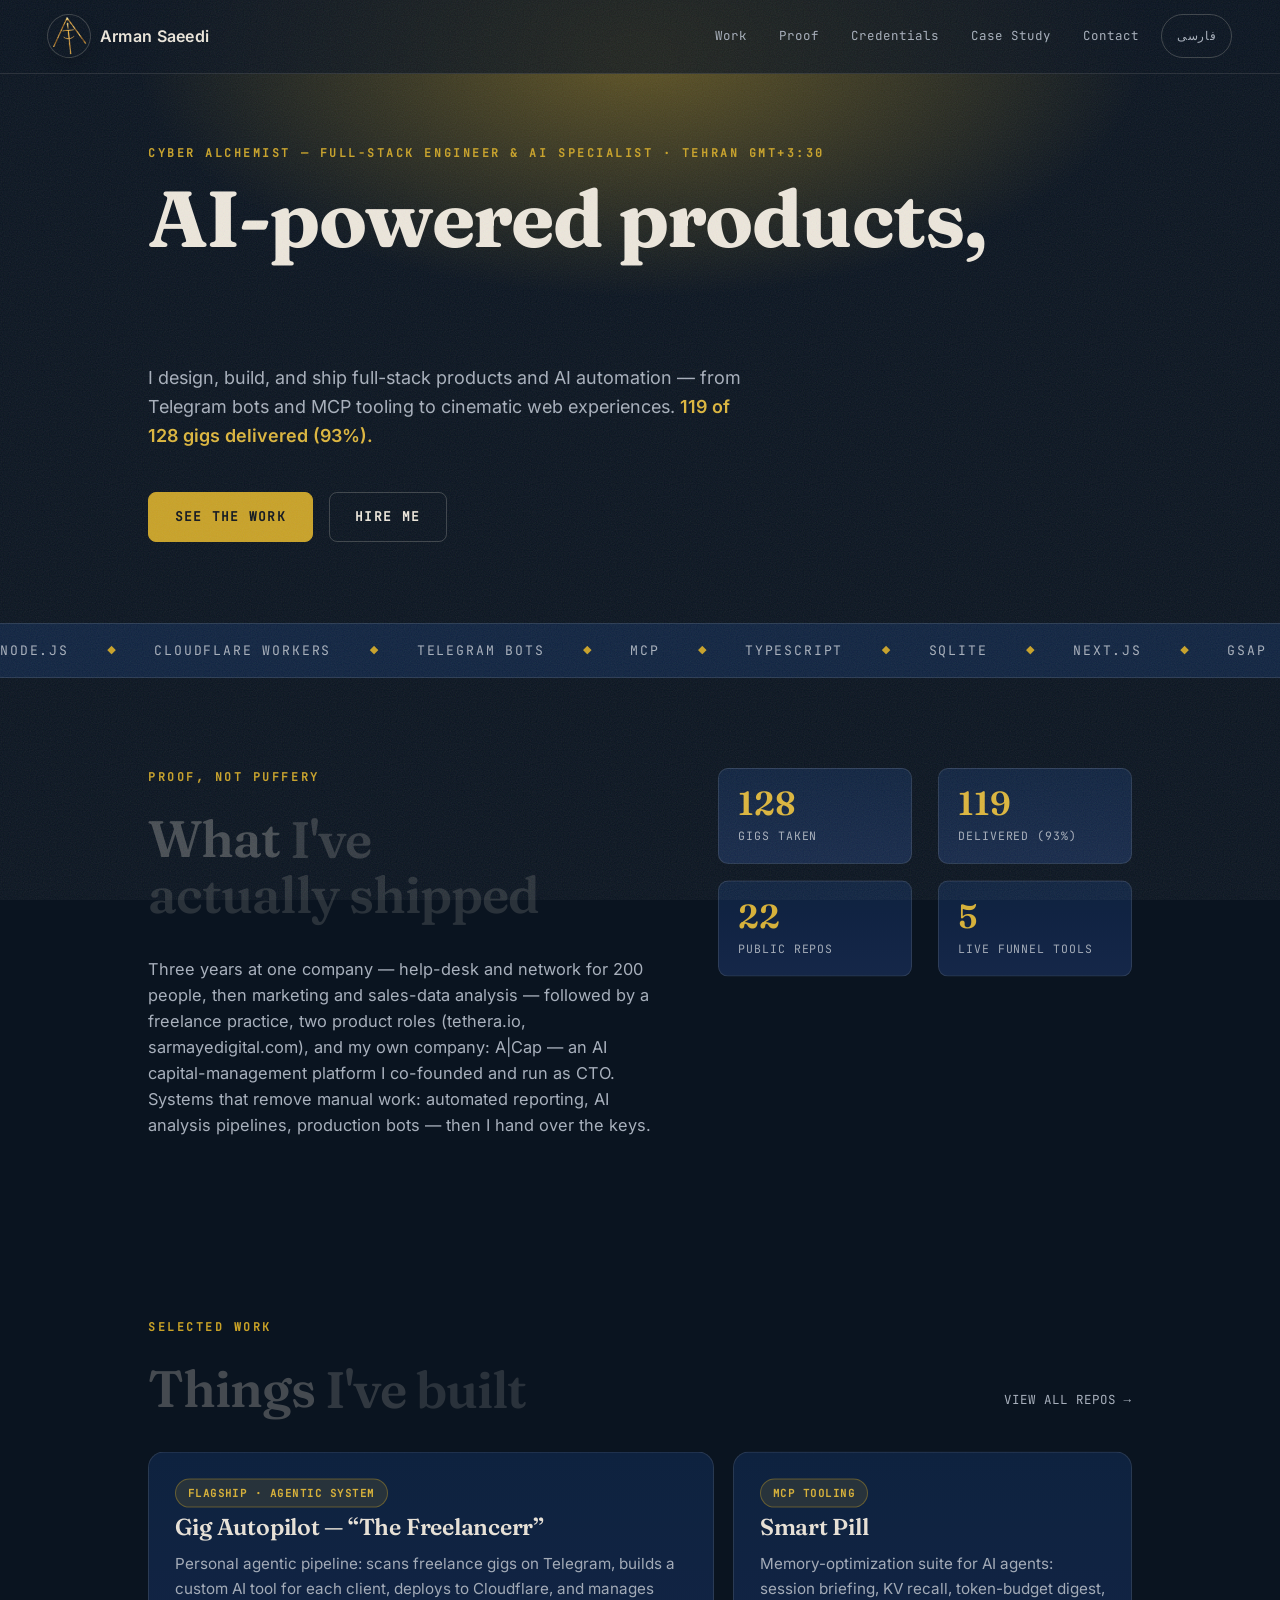
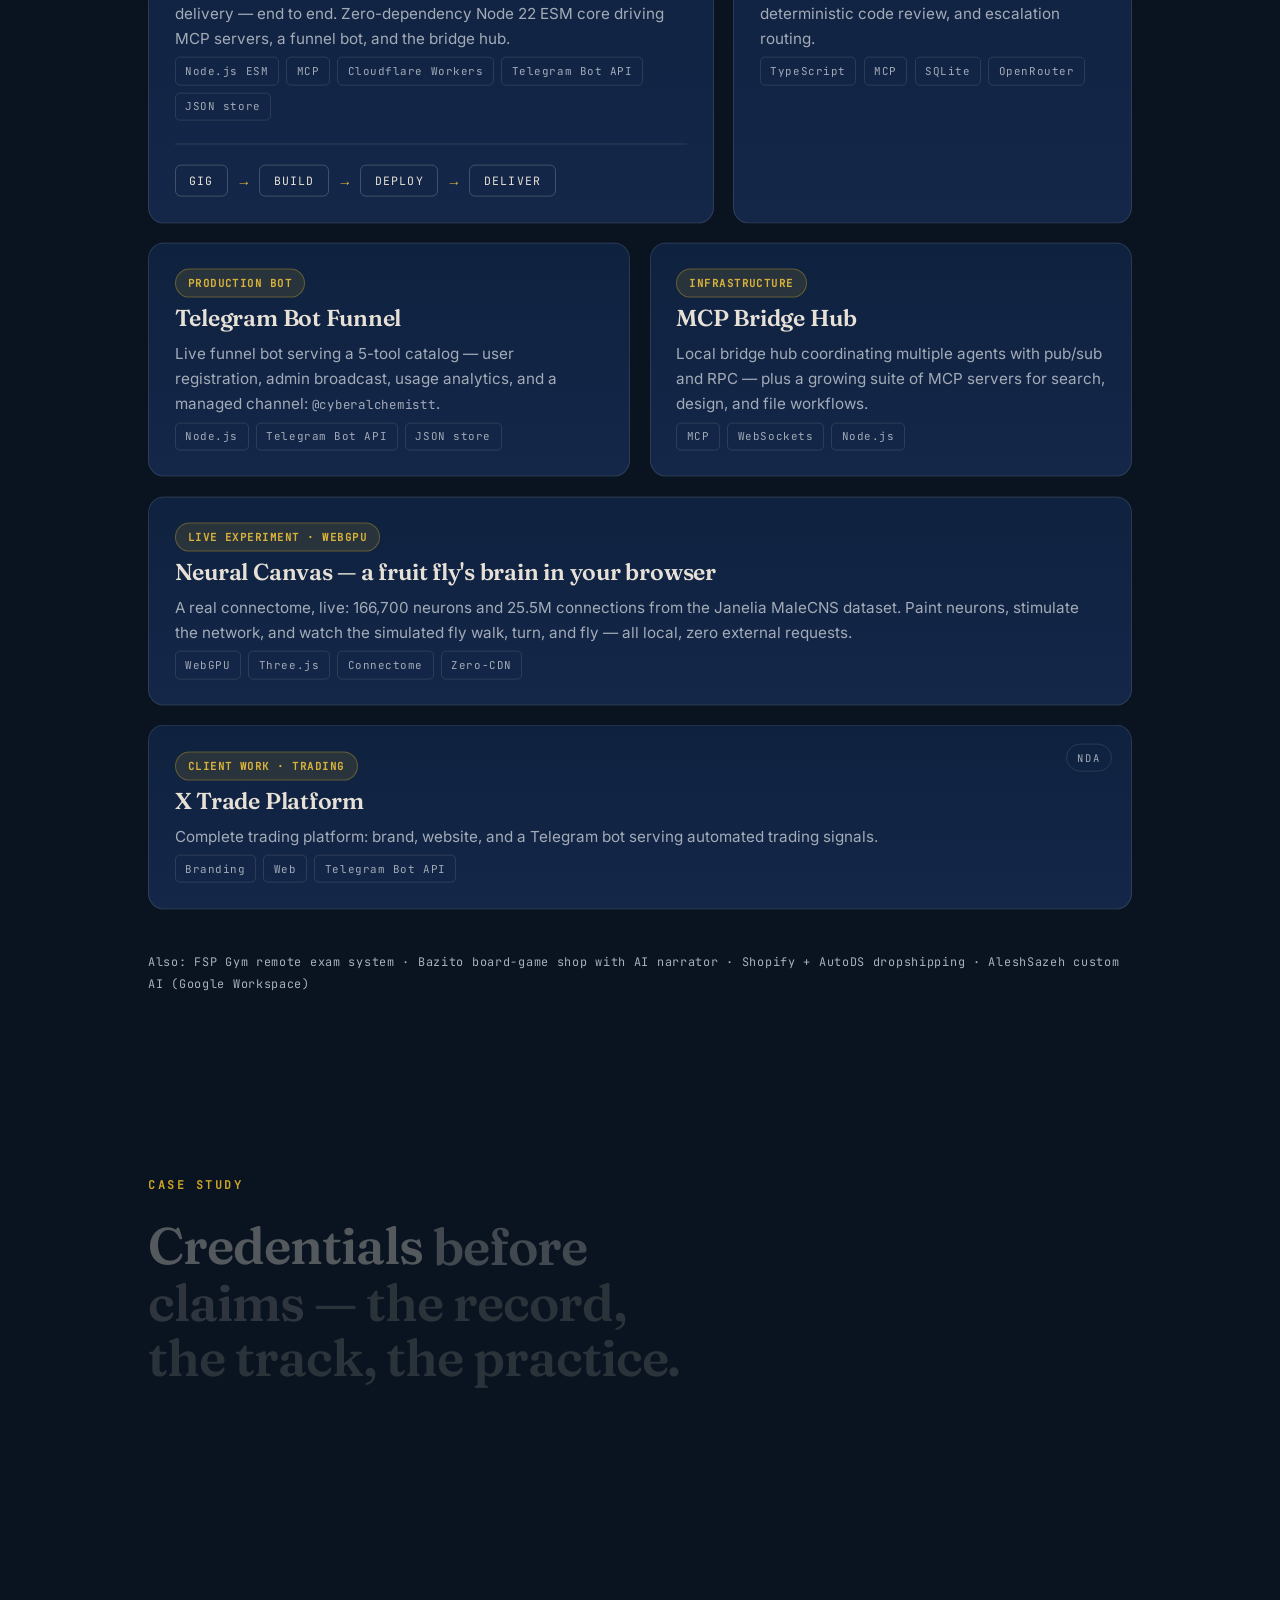
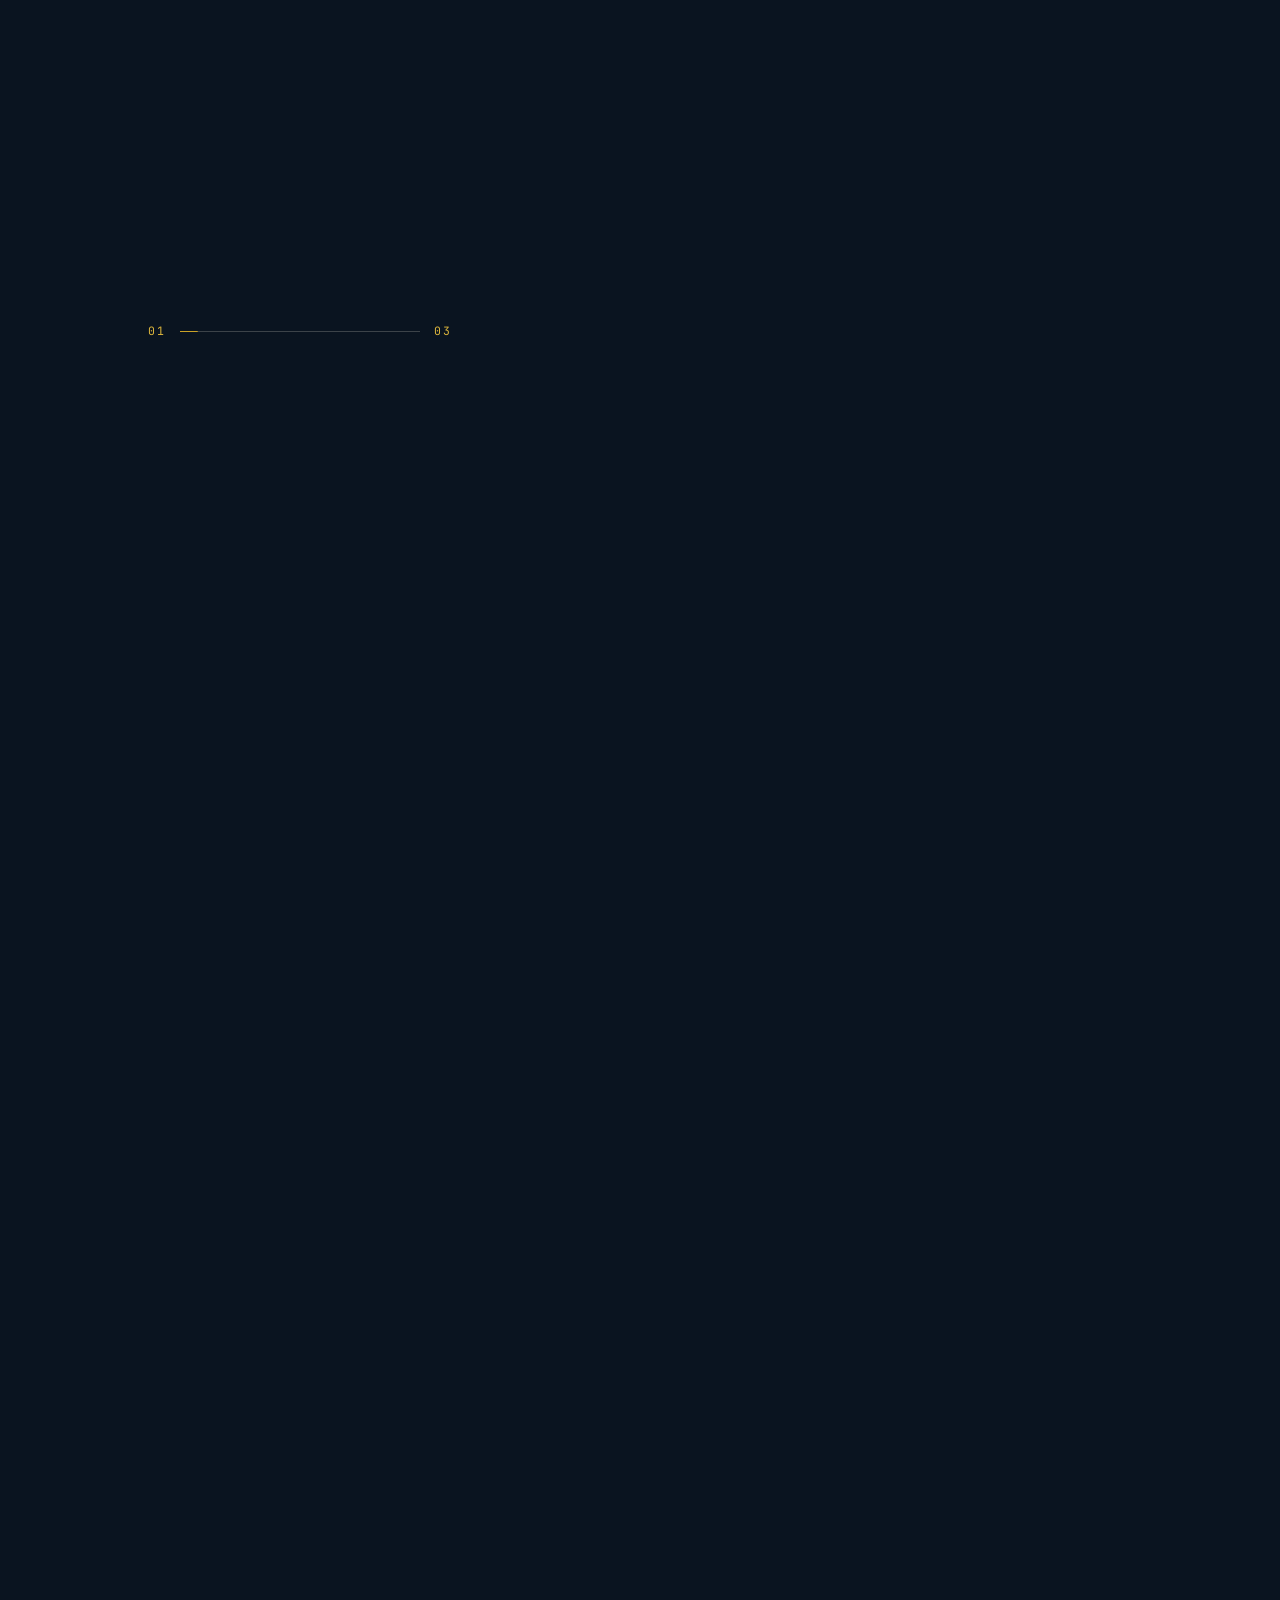
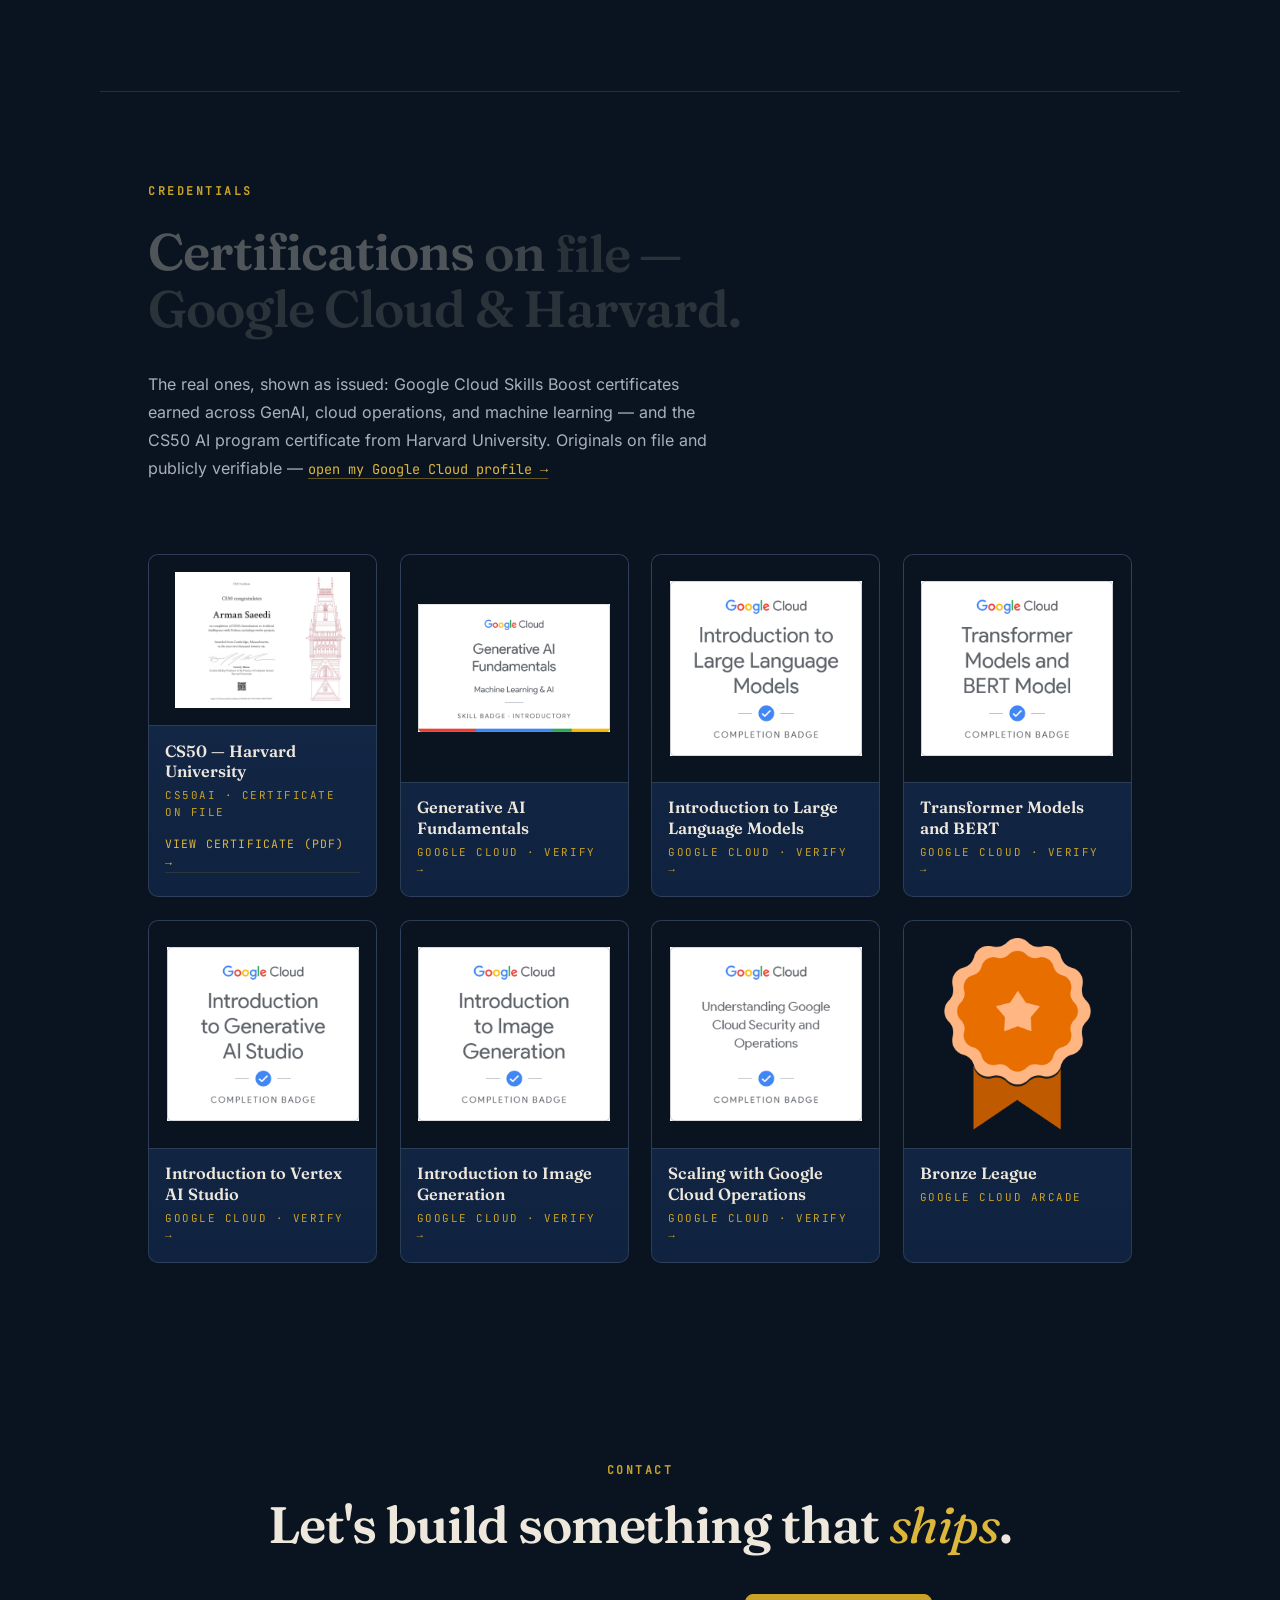
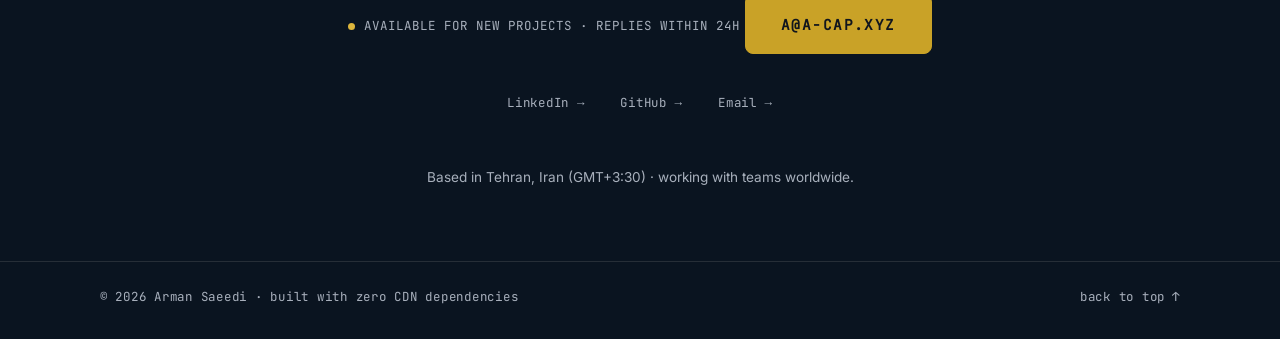
<file: index.html>
<!DOCTYPE html>
<html lang="en" class="no-js">
<head>
<meta charset="UTF-8">
<meta name="viewport" content="width=device-width, initial-scale=1.0">
<title>Arman Saeedi — Full-Stack Engineer & AI Specialist</title>
<meta name="description" content="Full-stack engineer and AI automation specialist. 119 freelance gigs delivered, production AI systems, MCP tooling, and cinematic web experiences. Based in Tehran, working worldwide.">
<meta property="og:title" content="Arman Saeedi — Full-Stack Engineer & AI Specialist">
<meta property="og:description" content="AI-powered products, built end-to-end. 119/128 gigs delivered, 22 public repos.">
<meta property="og:type" content="website">
<meta property="og:url" content="https://a-saeedia.github.io/">
<meta property="og:image" content="https://a-saeedia.github.io/assets/logo.png">
<meta name="twitter:card" content="summary">
<link rel="icon" type="image/png" href="assets/logo.png">
<link rel="preload" href="/assets/fonts/fraunces-latin-700-normal.woff2" as="font" type="font/woff2" crossorigin>
<link rel="preload" href="/assets/fonts/font-7.woff2" as="font" type="font/woff2" crossorigin>
<link rel="stylesheet" href="styles.css?v=15">
<style>
  /* critical first paint — styled even if any stylesheet fails to load */
  html { background: #0a1420; }
  body { margin: 0; background: var(--void, #0a1420); color: var(--ink, #ede7dc);
         font-family: "Inter", "Segoe UI", system-ui, sans-serif; }
  img { max-width: 100%; display: block; }
</style>
</head>
<body data-theme="dark">

  <!-- scroll progress line (pure CSS, scroll-driven) -->
  <div class="progress" aria-hidden="true"></div>

<nav class="nav" id="nav">
  <a class="nav-brand magnetic" href="#top" aria-label="Arman Saeedi — home">
    <img class="sigil" src="assets/logo.png" alt="" width="44" height="44">
    <span class="nav-name">Arman Saeedi</span>
  </a>
  <div class="nav-links">
    <a href="#work" data-scroll>Work</a>
    <a href="#proof" data-scroll>Proof</a>
    <a href="#credentials" data-scroll>Credentials</a>
    <a href="#story" data-scroll>Case Study</a>
    <a href="#contact" data-scroll>Contact</a>
  </div>
  <a class="lang-switch mono" href="/fa/" hreflang="fa" lang="fa">فارسی</a>
</nav>

<main id="top">

  <!-- ================= HERO ================= -->
  <header class="hero" id="hero">
    <p class="eyebrow mono" data-reveal>Cyber Alchemist — Full-Stack Engineer &amp; AI Specialist · Tehran GMT+3:30</p>
    <h1 class="hero-title">
      <span class="line"><span class="line-inner">AI-powered products,</span></span>
      <span class="line"><span class="line-inner">built end-to-end.</span></span>
    </h1>
    <p class="hero-sub" data-reveal>I design, build, and ship full-stack products and AI automation — from Telegram bots and MCP tooling to cinematic web experiences. <strong>119 of 128 gigs delivered (93%).</strong></p>
    <div class="hero-cta" data-reveal>
      <a class="btn magnetic" href="#work" data-scroll>See the work</a>
      <a class="btn btn-ghost magnetic" href="mailto:A@A-cap.xyz">Hire me</a>
    </div>
  </header>

  <div class="marquee" aria-hidden="true">
    <div class="marquee-track">
      <span>Node.js</span><i>◆</i><span>Cloudflare Workers</span><i>◆</i><span>Telegram Bots</span><i>◆</i>
      <span>MCP</span><i>◆</i><span>TypeScript</span><i>◆</i><span>SQLite</span><i>◆</i>
      <span>Next.js</span><i>◆</i><span>GSAP</span><i>◆</i><span>AI Automation</span><i>◆</i>
      <span>119/128 gigs delivered</span><i>◆</i><span>CTO of A|Cap</span><i>◆</i>
      <span>Node.js</span><i>◆</i><span>Cloudflare Workers</span><i>◆</i><span>Telegram Bots</span><i>◆</i>
      <span>MCP</span><i>◆</i><span>TypeScript</span><i>◆</i><span>SQLite</span><i>◆</i>
      <span>Next.js</span><i>◆</i><span>GSAP</span><i>◆</i><span>AI Automation</span><i>◆</i>
      <span>119/128 gigs delivered</span><i>◆</i><span>CTO of A|Cap</span><i>◆</i>
    </div>
  </div>

  <!-- ================= ABOUT / PROOF ================= -->
  <section class="about" id="proof">
    <div class="about-text">
      <p class="eyebrow mono">Proof, not puffery</p>
      <h2 class="section-title" data-scrub>What I've actually shipped</h2>
      <p>Three years at one company — help-desk and network for 200 people, then marketing and sales-data analysis — followed by a freelance practice, two product roles (tethera.io, sarmayedigital.com), and my own company: A|Cap — an AI capital-management platform I co-founded and run as CTO. Systems that remove manual work: automated reporting, AI analysis pipelines, production bots — then I hand over the keys.</p>
    </div>
    <dl class="stats">
      <div class="stat" data-reveal><dt data-count="128" data-suffix="">128</dt><dd>gigs taken</dd></div>
      <div class="stat" data-reveal><dt data-count="119" data-suffix="">119</dt><dd>delivered (93%)</dd></div>
      <div class="stat" data-reveal><dt data-count="22">22</dt><dd>public repos</dd></div>
      <div class="stat" data-reveal><dt data-count="5">5</dt><dd>live funnel tools</dd></div>
    </dl>
  </section>

  <!-- ================= WORK ================= -->
  <section class="work" id="work">
    <div class="work-head">
      <div>
        <p class="eyebrow mono">Selected work</p>
        <h2 class="section-title" data-scrub>Things I've built</h2>
      </div>
      <a class="work-cta mono" href="https://github.com/a-saeedia" target="_blank" rel="noopener">View all repos →</a>
    </div>

    <div class="bento">

      <article class="card span-7" data-reveal>
        <a class="card-link" href="https://github.com/a-saeedia/multi-agent-workspace" target="_blank" rel="noopener" aria-label="Gig Autopilot — view source on GitHub">
        <div class="card-body">
          <p class="mono chip">Flagship · Agentic System</p>
          <h3>Gig Autopilot — “The Freelancerr”</h3>
          <p class="card-copy">Personal agentic pipeline: scans freelance gigs on Telegram, builds a custom AI tool for each client, deploys to Cloudflare, and manages delivery — end to end. Zero-dependency Node 22 ESM core driving MCP servers, a funnel bot, and the bridge hub.</p>
          <ul class="stack">
            <li>Node.js ESM</li><li>MCP</li><li>Cloudflare Workers</li><li>Telegram Bot API</li><li>JSON store</li>
          </ul>
        </div>
        <div class="card-vis pipe" aria-hidden="true">
          <span class="pipe-node">Gig</span><span class="pipe-arrow">→</span>
          <span class="pipe-node">Build</span><span class="pipe-arrow">→</span>
          <span class="pipe-node">Deploy</span><span class="pipe-arrow">→</span>
          <span class="pipe-node">Deliver</span>
        </div>
        </a>
        <span class="card-arrow" aria-hidden="true">↗</span>
      </article>

      <article class="card span-5" data-reveal>
        <a class="card-link" href="https://github.com/a-saeedia/smart-pill" target="_blank" rel="noopener" aria-label="Smart Pill — view source on GitHub">
        <div class="card-body">
          <p class="mono chip">MCP Tooling</p>
          <h3>Smart Pill</h3>
          <p class="card-copy">Memory-optimization suite for AI agents: session briefing, KV recall, token-budget digest, deterministic code review, and escalation routing.</p>
          <ul class="stack">
            <li>TypeScript</li><li>MCP</li><li>SQLite</li><li>OpenRouter</li>
          </ul>
        </div>
        </a>
        <span class="card-arrow" aria-hidden="true">↗</span>
      </article>

      <article class="card span-6" data-reveal>
        <a class="card-link" href="https://t.me/cyberalchemistt" target="_blank" rel="noopener" aria-label="Telegram Bot Funnel — open the managed channel">
        <div class="card-body">
          <p class="mono chip">Production Bot</p>
          <h3>Telegram Bot Funnel</h3>
          <p class="card-copy">Live funnel bot serving a 5-tool catalog — user registration, admin broadcast, usage analytics, and a managed channel: <span class="mono" style="color:var(--ink-dim)">@cyberalchemistt</span>.</p>
          <ul class="stack">
            <li>Node.js</li><li>Telegram Bot API</li><li>JSON store</li>
          </ul>
        </div>
        </a>
        <span class="card-arrow" aria-hidden="true">↗</span>
      </article>

      <article class="card span-6" data-reveal>
        <a class="card-link" href="https://github.com/a-saeedia/agent-bridge" target="_blank" rel="noopener" aria-label="MCP Bridge Hub — view source on GitHub">
        <div class="card-body">
          <p class="mono chip">Infrastructure</p>
          <h3>MCP Bridge Hub</h3>
          <p class="card-copy">Local bridge hub coordinating multiple agents with pub/sub and RPC — plus a growing suite of MCP servers for search, design, and file workflows.</p>
          <ul class="stack">
            <li>MCP</li><li>WebSockets</li><li>Node.js</li>
          </ul>
        </div>
        </a>
        <span class="card-arrow" aria-hidden="true">↗</span>
      </article>

      <article class="card span-12" data-reveal>
        <a class="card-link" href="./experiments/fruit-fly/" aria-label="Neural Canvas — open the fruit fly brain simulation">
        <div class="card-body">
          <p class="mono chip">Live Experiment · WebGPU</p>
          <h3>Neural Canvas — a fruit fly's brain in your browser</h3>
          <p class="card-copy">A real connectome, live: 166,700 neurons and 25.5M connections from the Janelia MaleCNS dataset. Paint neurons, stimulate the network, and watch the simulated fly walk, turn, and fly — all local, zero external requests.</p>
          <ul class="stack">
            <li>WebGPU</li><li>Three.js</li><li>Connectome</li><li>Zero-CDN</li>
          </ul>
        </div>
        </a>
        <span class="card-arrow" aria-hidden="true">→</span>
      </article>

      <article class="card span-12 card-private" data-reveal>
        <span class="nda mono">NDA</span>
        <div class="card-body">
          <p class="mono chip">Client Work · Trading</p>
          <h3>X Trade Platform</h3>
          <p class="card-copy">Complete trading platform: brand, website, and a Telegram bot serving automated trading signals.</p>
          <ul class="stack">
            <li>Branding</li><li>Web</li><li>Telegram Bot API</li>
          </ul>
        </div>
      </article>

    </div>

    <p class="more mono">Also: FSP Gym remote exam system · Bazito board-game shop with AI narrator · Shopify + AutoDS dropshipping · AleshSazeh custom AI (Google Workspace)</p>
  </section>

  <!-- ================= CASE STUDY / CREDENTIALS ================= -->
  <section class="story" id="story">
    <div class="story-pin">
      <div class="story-head">
        <p class="eyebrow mono">Case study</p>
        <h2 class="section-title" data-scrub>Credentials before claims — the record, the track, the practice.</h2>
      </div>
      <div class="story-stage">

      <div class="frames" id="frames">

        <figure class="frame">
          <p class="frame-kicker mono">The record</p>
          <h3 class="frame-title">Six years of shipped work, one rule: finish.</h3>
          <p class="frame-copy">119 of 128 freelance engagements completed — a 93% close rate — across trading, fitness, e-commerce, and content. The rare miss is cut fast, not strung along.</p>
          <div class="metric-row">
            <span class="metric">
              <strong class="metric-strong">128</strong>
              <span class="metric-label mono">Engagements</span>
            </span>
            <span class="metric">
              <strong class="metric-strong">93%</strong>
              <span class="metric-label mono">Completed</span>
            </span>
            <span class="metric">
              <strong class="metric-strong">6+</strong>
              <span class="metric-label mono">Years</span>
            </span>
          </div>
          <figcaption class="mono">01 · The record</figcaption>
        </figure>

        <figure class="frame">
          <p class="frame-kicker mono">The stack underneath</p>
          <h3 class="frame-title">From a war-time Bale bot to an AI capital-management platform.</h3>
          <p class="frame-copy">The funnel behind this brand started as a Bale bot during the war — the only Persian app that kept working — and grew into a live Telegram funnel with a five-tool catalog, every tool its own MCP server. The same pattern automated product pipelines at tethera.io and scripted the AI-content scenarios that made sarmayedigital.com's page blow up.</p>
          <div class="metric-row">
            <span class="metric">
              <strong class="metric-strong">41</strong>
              <span class="metric-label mono">Repos total</span>
            </span>
            <span class="metric">
              <strong class="metric-strong">22</strong>
              <span class="metric-label mono">Public repos</span>
            </span>
            <span class="metric">
              <strong class="metric-strong">5</strong>
              <span class="metric-label mono">Live funnel tools</span>
            </span>
          </div>
          <figcaption class="mono">02 · The stack underneath</figcaption>
        </figure>

        <figure class="frame">
          <p class="frame-kicker mono">The machine</p>
          <h3 class="frame-title">A delivery pipeline that runs itself — the tools I shipped to keep it running.</h3>
          <p class="frame-copy">Five live tools in one Telegram funnel, every tool its own MCP server — plus the agent stack behind it: Smart Pill's memory layer, a local bridge hub, and the Gig Autopilot pipeline that takes a gig from pickup to delivery end-to-end.</p>
          <div class="metric-row">
            <span class="metric">
              <strong class="metric-strong">5</strong>
              <span class="metric-label mono">Live funnel tools</span>
            </span>
            <span class="metric">
              <strong class="metric-strong">22</strong>
              <span class="metric-label mono">Public repos</span>
            </span>
            <span class="metric">
              <strong class="metric-strong">1</strong>
              <span class="metric-label mono">Delivery pipeline</span>
            </span>
          </div>
          <figcaption class="mono">03 · The machine</figcaption>
        </figure>

      </div>
      </div>

      <div class="story-cue" aria-hidden="true">
        <span class="cue-num mono">01</span>
        <span class="cue-track"><span class="cue-fill"></span></span>
        <span class="cue-total mono">03</span>
      </div>
    </div>
  </section>

  <!-- ================= CREDENTIALS ================= -->
  <section class="cred-sec" id="credentials">
    <div class="story-head">
      <p class="eyebrow mono">Credentials</p>
      <h2 class="section-title" data-scrub>Certifications on file — Google Cloud &amp; Harvard.</h2>
      <p class="frame-copy">The real ones, shown as issued: Google Cloud Skills Boost certificates earned across GenAI, cloud operations, and machine learning — and the CS50 AI program certificate from Harvard University. Originals on file and publicly verifiable — <a class="prof-link" href="https://www.skills.google/public_profiles/492cb39f-c8e5-45c7-a52b-09043432818d" target="_blank" rel="noopener">open my Google Cloud profile →</a></p>
    </div>

    <div class="cert-grid">

      <figure class="cert-card cert-feature">
        <img src="assets/certs/harvard-cs50ai-certificate.png" alt="CS50 AI — Introduction to Artificial Intelligence with Python, Harvard University certificate" loading="lazy">
        <figcaption class="cert-caption">
          <strong class="cert-name">CS50 — Harvard University</strong>
          <span class="cert-issuer mono">CS50AI · certificate on file</span>
          <a class="cert-pdf mono" href="assets/cs50-ai-certificate.pdf" download>View certificate (PDF) →</a>
        </figcaption>
      </figure>
      <a class="cert-card cert-link" href="https://www.skills.google/public_profiles/492cb39f-c8e5-45c7-a52b-09043432818d/badges/4215924" target="_blank" rel="noopener">
        <img src="assets/certs/badge-genai-fundamentals.png" alt="Generative AI Fundamentals — Google Cloud certificate" loading="lazy">
        <div class="cert-caption">
          <strong class="cert-name">Generative AI Fundamentals</strong>
          <span class="cert-issuer mono">Google Cloud · verify →</span>
        </div>
      </a>

      <a class="cert-card cert-link" href="https://www.skills.google/public_profiles/492cb39f-c8e5-45c7-a52b-09043432818d/badges/4215147" target="_blank" rel="noopener">
        <img src="assets/certs/badge-llm.png" alt="Introduction to Large Language Models — Google Cloud certificate" loading="lazy">
        <div class="cert-caption">
          <strong class="cert-name">Introduction to Large Language Models</strong>
          <span class="cert-issuer mono">Google Cloud · verify →</span>
        </div>
      </a>

      <a class="cert-card cert-link" href="https://www.skills.google/public_profiles/492cb39f-c8e5-45c7-a52b-09043432818d/badges/4240120" target="_blank" rel="noopener">
        <img src="assets/certs/badge-transformer-bert.png" alt="Transformer Models and BERT — Google Cloud certificate" loading="lazy">
        <div class="cert-caption">
          <strong class="cert-name">Transformer Models and BERT</strong>
          <span class="cert-issuer mono">Google Cloud · verify →</span>
        </div>
      </a>

      <a class="cert-card cert-link" href="https://www.skills.google/public_profiles/492cb39f-c8e5-45c7-a52b-09043432818d/badges/4240162" target="_blank" rel="noopener">
        <img src="assets/certs/badge-vertex-ai-studio.png" alt="Introduction to Vertex AI Studio — Google Cloud certificate" loading="lazy">
        <div class="cert-caption">
          <strong class="cert-name">Introduction to Vertex AI Studio</strong>
          <span class="cert-issuer mono">Google Cloud · verify →</span>
        </div>
      </a>

      <a class="cert-card cert-link" href="https://www.skills.google/public_profiles/492cb39f-c8e5-45c7-a52b-09043432818d/badges/4215970" target="_blank" rel="noopener">
        <img src="assets/certs/badge-image-generation.png" alt="Introduction to Image Generation — Google Cloud certificate" loading="lazy">
        <div class="cert-caption">
          <strong class="cert-name">Introduction to Image Generation</strong>
          <span class="cert-issuer mono">Google Cloud · verify →</span>
        </div>
      </a>

      <a class="cert-card cert-link" href="https://www.skills.google/public_profiles/492cb39f-c8e5-45c7-a52b-09043432818d/badges/4240644" target="_blank" rel="noopener">
        <img src="assets/certs/badge-cloud-operations.png" alt="Scaling with Google Cloud Operations — Google Cloud certificate" loading="lazy">
        <div class="cert-caption">
          <strong class="cert-name">Scaling with Google Cloud Operations</strong>
          <span class="cert-issuer mono">Google Cloud · verify →</span>
        </div>
      </a>
            <figure class="cert-card">
        <img src="assets/certs/bronze-league.png" alt="Bronze League — Google Cloud Skills Boost Arcade" loading="lazy">
        <figcaption class="cert-caption">
          <strong class="cert-name">Bronze League</strong>
          <span class="cert-issuer mono">Google Cloud Arcade</span>
        </figcaption>
      </figure>
    </div>
  </section>

  <!-- ================= CONTACT ================= -->
  <section class="contact" id="contact">
    <p class="eyebrow mono">Contact</p>
    <h2 class="section-title">Let's build something that <em>ships</em>.</h2>
    <p class="available mono"><i aria-hidden="true"></i>Available for new projects · replies within 24h</p>
    <a class="btn magnetic btn-big" href="mailto:A@A-cap.xyz">A@A-cap.xyz</a>
    <ul class="contact-links mono">
      <li><a class="magnetic" href="https://linkedin.com/in/a-saeedi">LinkedIn →</a></li>
      <li><a class="magnetic" href="https://github.com/a-saeedia">GitHub →</a></li>
      <li><a class="magnetic" href="mailto:A@A-cap.xyz">Email →</a></li>
    </ul>
    <p class="footnote">Based in Tehran, Iran (GMT+3:30) · working with teams worldwide.</p>
  </section>

</main>

<footer class="footer">
  <div class="footer-row">
    <span class="mono">© 2026 Arman Saeedi · built with zero CDN dependencies</span>
    <a class="to-top mono" href="#top" data-scroll>back to top <span aria-hidden="true">↑</span></a>
  </div>
</footer>

<script src="vendor/gsap.min.js?v=10"></script>
<script src="vendor/ScrollTrigger.min.js?v=10"></script>
<script src="vendor/SplitText.min.js?v=10"></script>
<script src="vendor/lenis.min.js?v=10"></script>
<script src="main.js?v=12"></script>
</body>
</html>
</file>
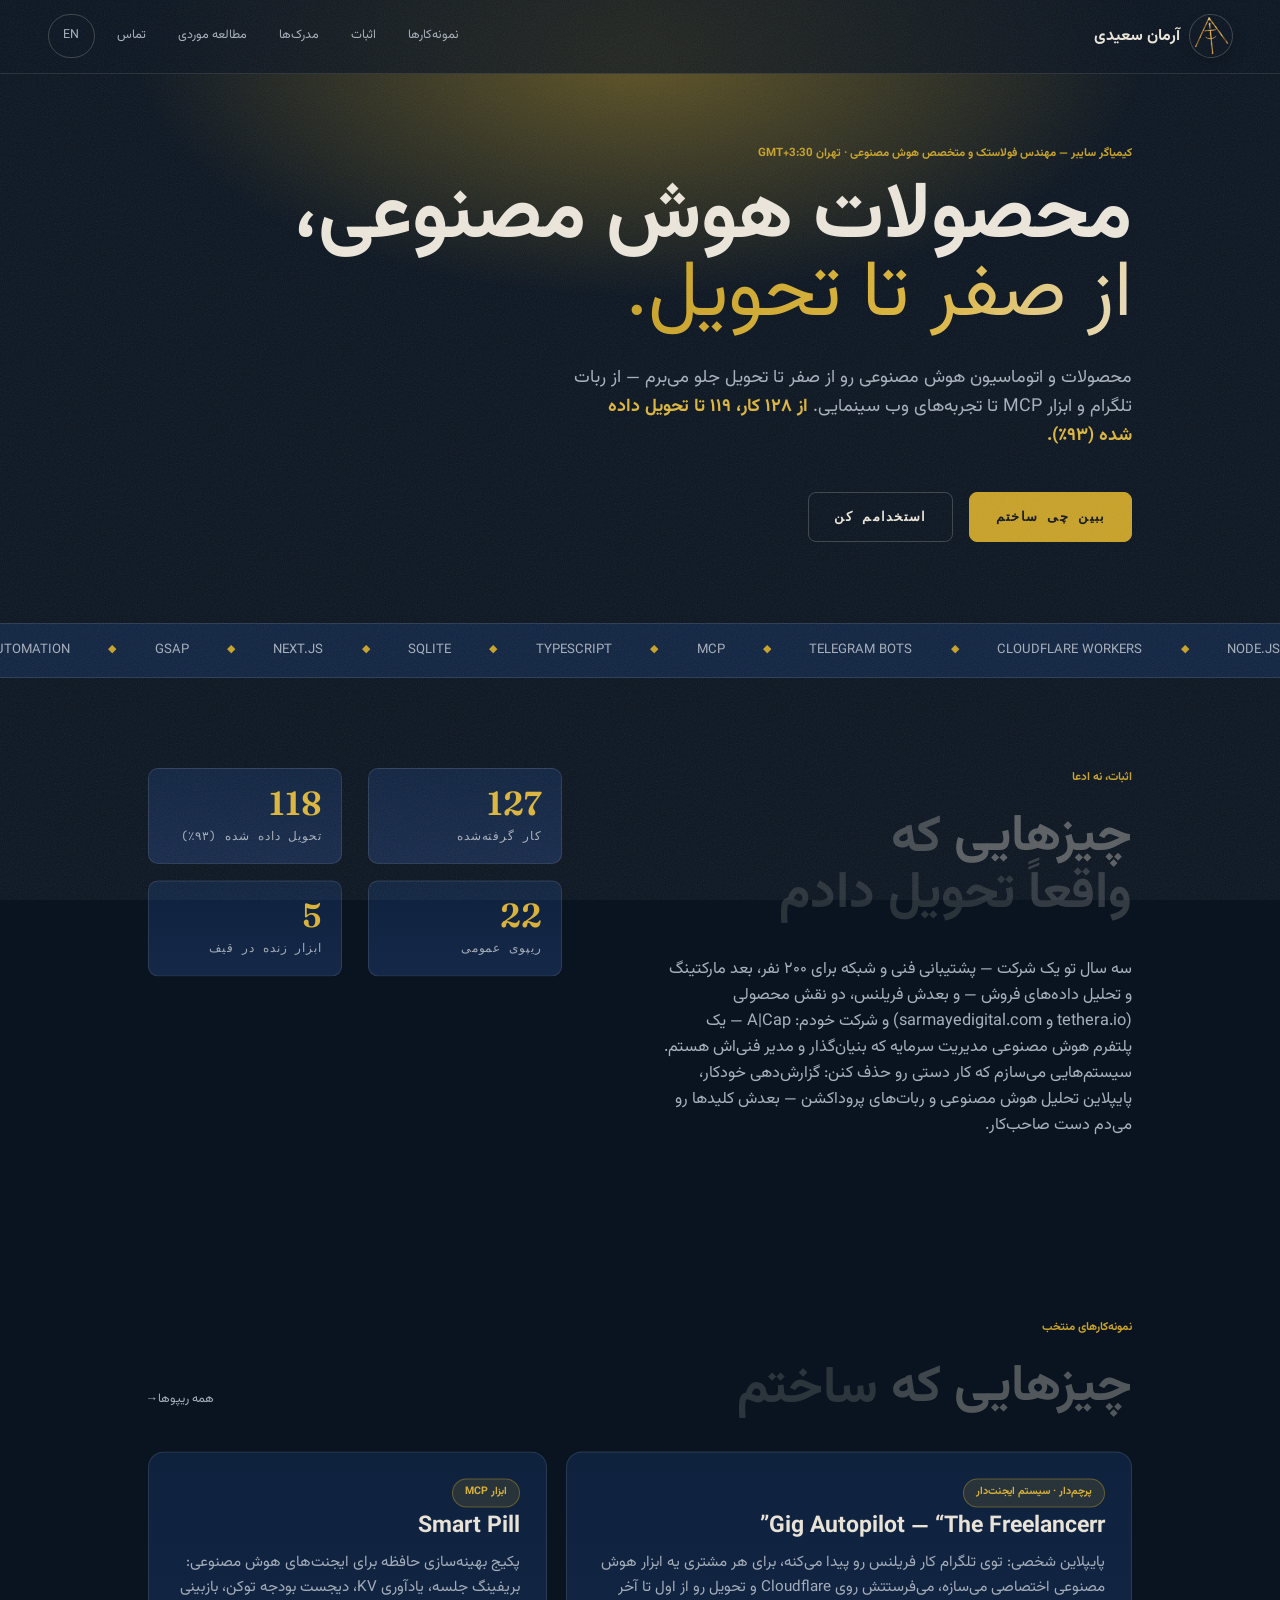
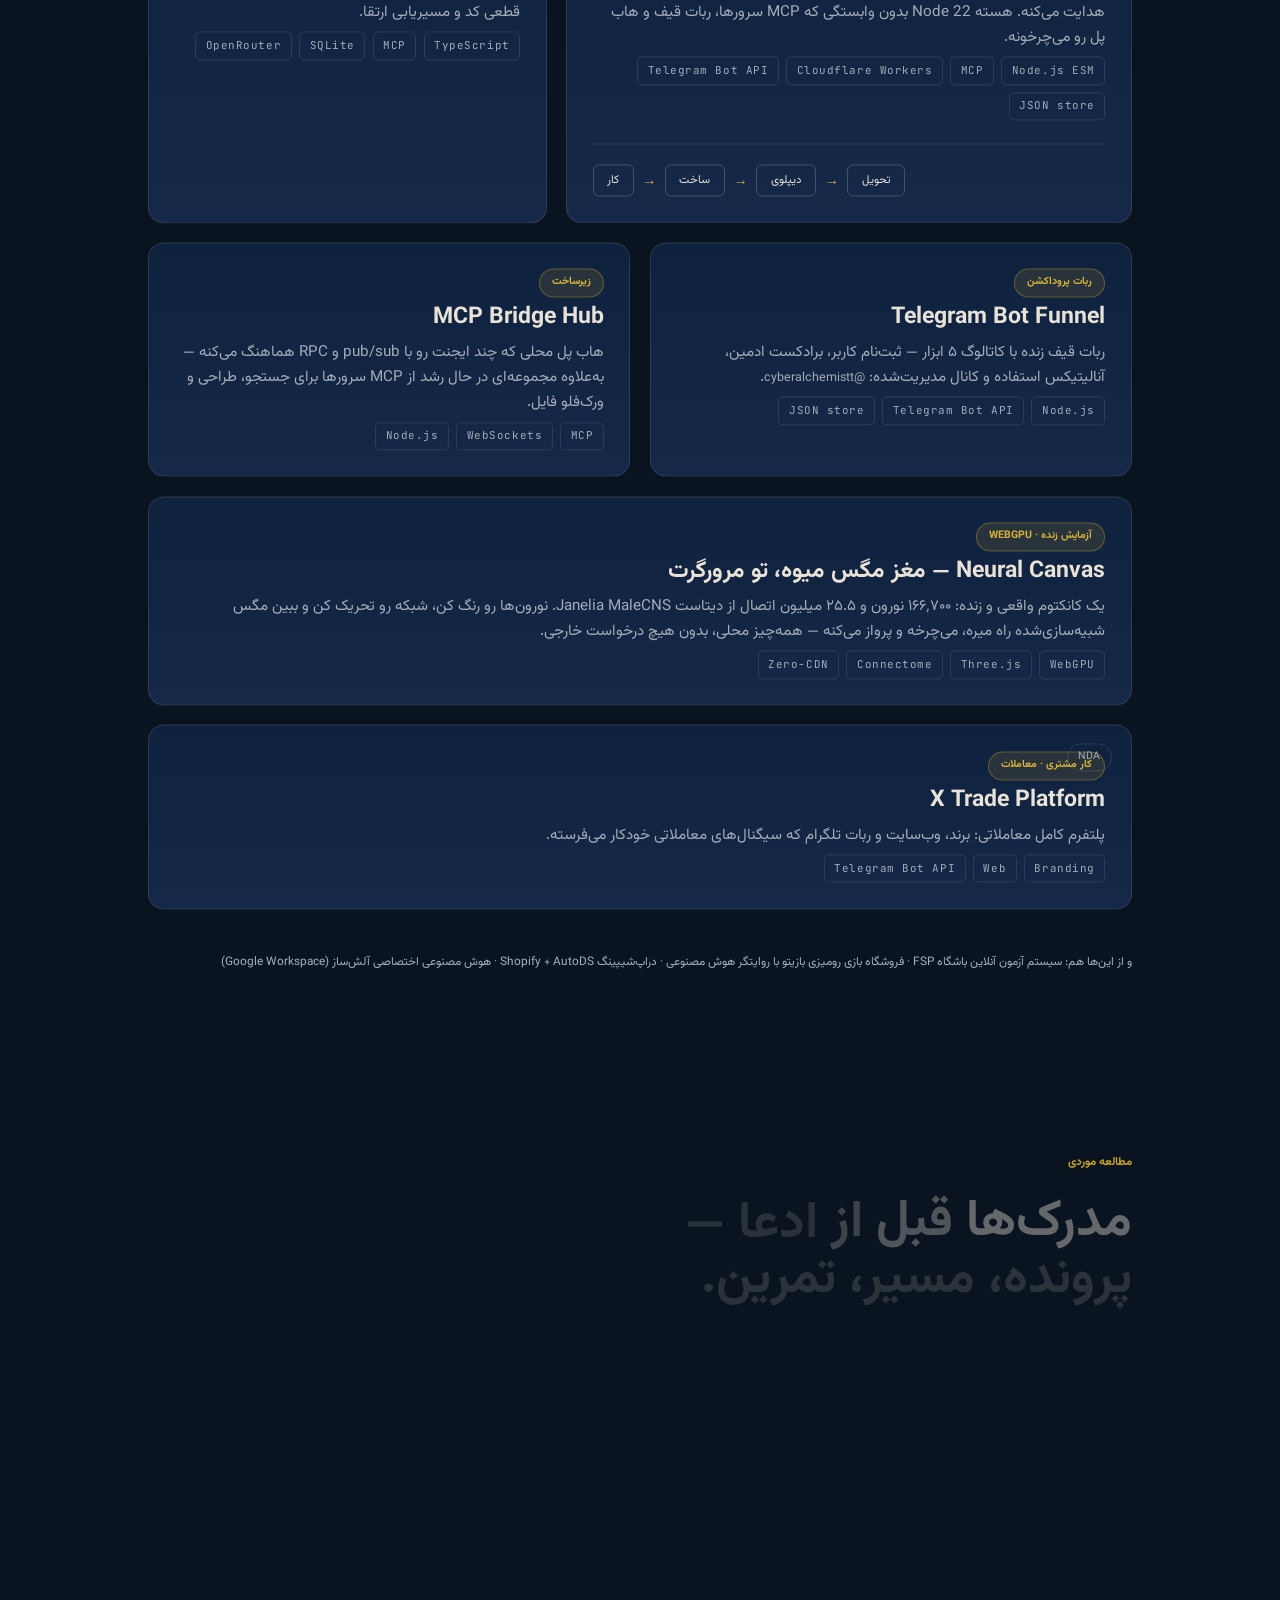
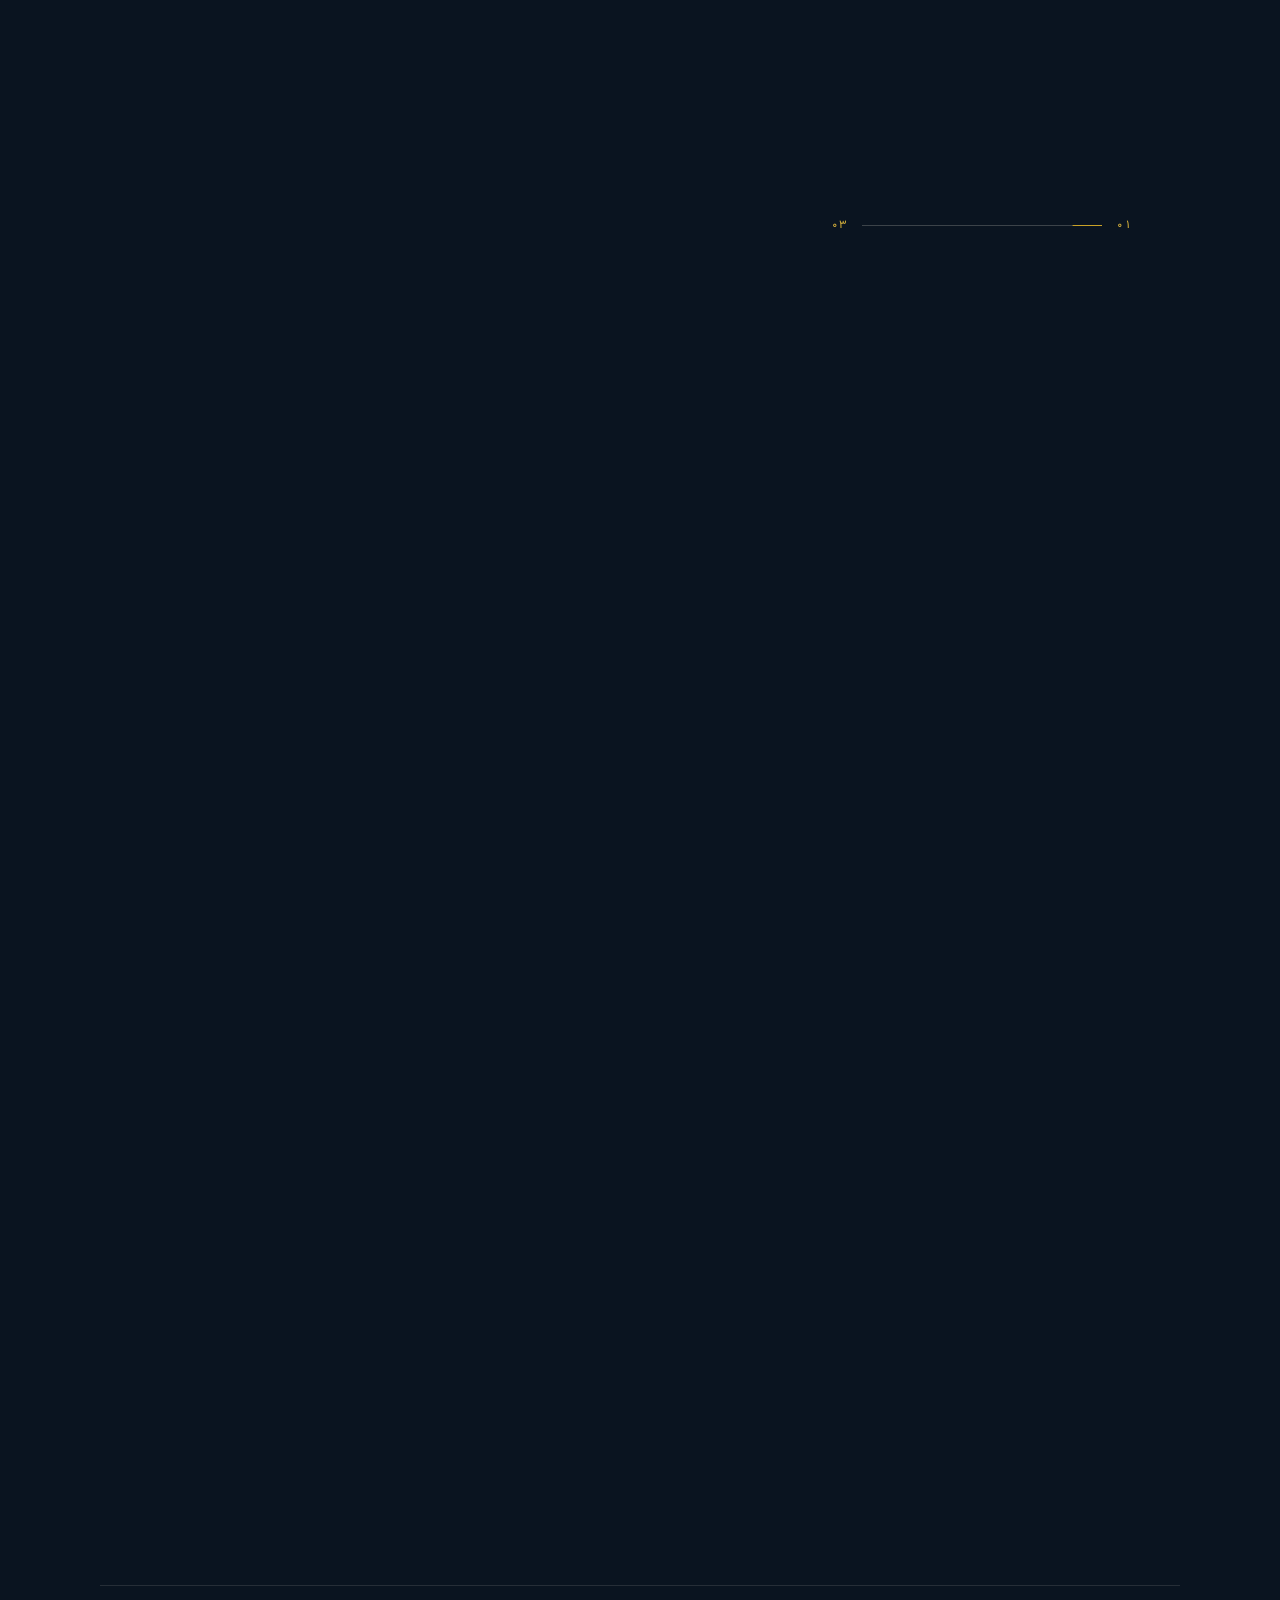
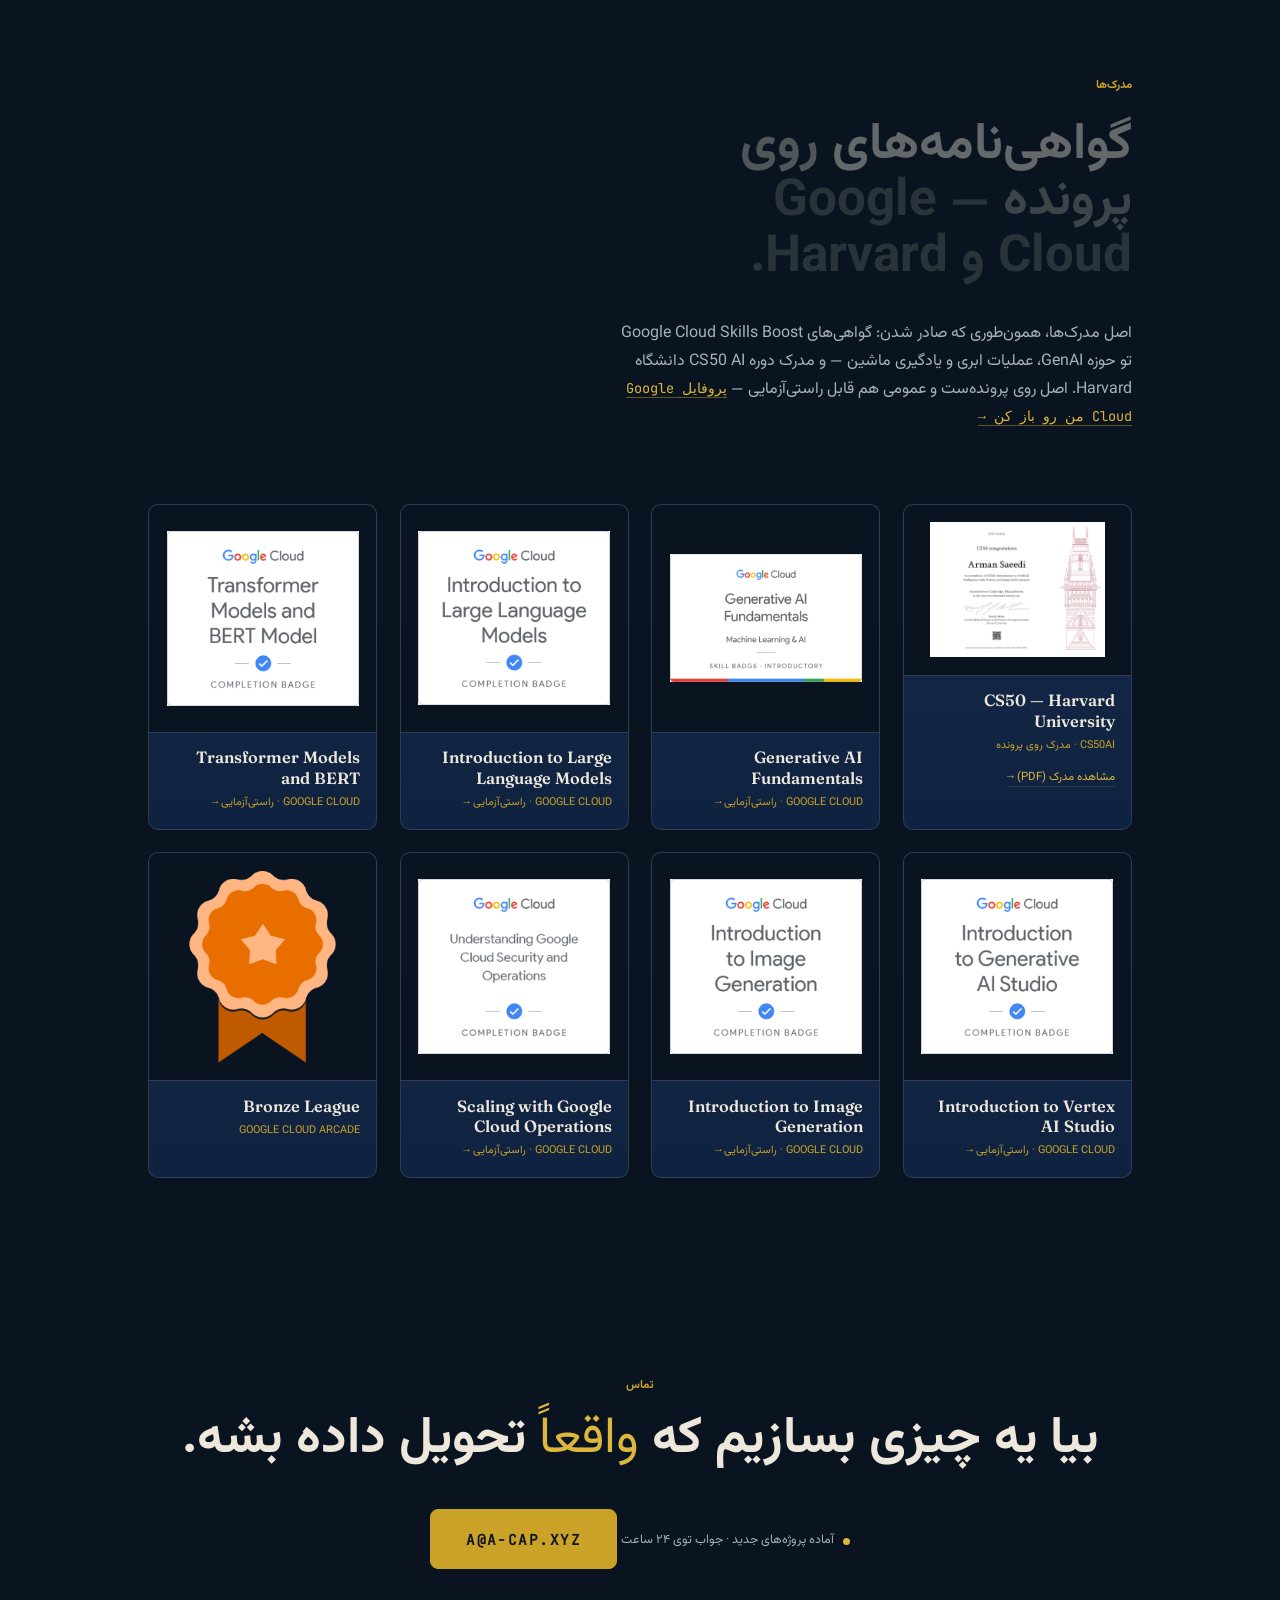
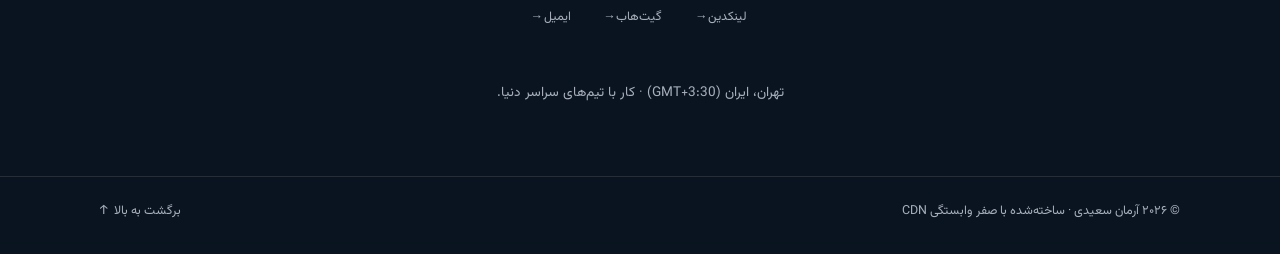
<file: fa/index.html>
<!DOCTYPE html>
<html lang="fa" dir="rtl" class="no-js">
<head>
<meta charset="UTF-8">
<meta name="viewport" content="width=device-width, initial-scale=1.0">
<title>آرمان سعیدی — مهندس فولاستک و متخصص هوش مصنوعی</title>
<meta name="description" content="محصولات و اتوماسیون هوش مصنوعی از صفر تا تحویل. از ۱۲۸ کار فریلنس، ۱۱۹ تا تحویل داده شده؛ سیستم‌های هوش مصنوعی پروداکشن، ابزار MCP و تجربه‌های وب سینمایی. تهران، کار با تیم‌های سراسر دنیا.">
<meta property="og:title" content="آرمان سعیدی — مهندس فولاستک و متخصص هوش مصنوعی">
<meta property="og:description" content="محصولات هوش مصنوعی، از صفر تا تحویل. ۱۱۹ کار از ۱۲۸ تا تحویل داده شده، ۲۲ ریپوی عمومی.">
<meta property="og:type" content="website">
<meta property="og:url" content="https://a-saeedia.github.io/fa/">
<meta property="og:image" content="https://a-saeedia.github.io/assets/logo.png">
<meta name="twitter:card" content="summary">
<link rel="icon" type="image/png" href="../assets/logo.png">
<link rel="preload" href="/assets/fonts/vazirmatn-bold.woff2" as="font" type="font/woff2" crossorigin>
<link rel="preload" href="/assets/fonts/vazirmatn-regular.woff2" as="font" type="font/woff2" crossorigin>
<link rel="stylesheet" href="../styles.css?v=15">
<style>
  /* critical first paint — styled even if any stylesheet fails to load */
  html { background: #0a1420; }
  body { margin: 0; background: var(--void, #0a1420); color: var(--ink, #ede7dc);
         font-family: "Inter", "Segoe UI", system-ui, sans-serif; }
  img { max-width: 100%; display: block; }
</style>
</head>
<body data-theme="dark">

  <!-- scroll progress line (pure CSS, scroll-driven) -->
  <div class="progress" aria-hidden="true"></div>

<nav class="nav" id="nav">
  <a class="nav-brand magnetic" href="#top" aria-label="آرمان سعیدی — خانه">
    <img class="sigil" src="../assets/logo.png" alt="" width="44" height="44">
    <span class="nav-name">آرمان سعیدی</span>
  </a>
  <div class="nav-links">
    <a href="#work" data-scroll>نمونه‌کارها</a>
    <a href="#proof" data-scroll>اثبات</a>
    <a href="#credentials" data-scroll>مدرک‌ها</a>
    <a href="#story" data-scroll>مطالعه موردی</a>
    <a href="#contact" data-scroll>تماس</a>
  </div>
  <a class="lang-switch mono" href="/" hreflang="en" lang="en">EN</a>
</nav>

<main id="top">

  <!-- ================= HERO ================= -->
  <header class="hero" id="hero">
    <p class="eyebrow mono" data-reveal>کیمیاگر سایبر — مهندس فولاستک و متخصص هوش مصنوعی · تهران GMT+3:30</p>
    <h1 class="hero-title">
      <span class="line"><span class="line-inner">محصولات هوش مصنوعی،</span></span>
      <span class="line"><span class="line-inner">از صفر تا تحویل.</span></span>
    </h1>
    <p class="hero-sub" data-reveal>محصولات و اتوماسیون هوش مصنوعی رو از صفر تا تحویل جلو می‌برم — از ربات تلگرام و ابزار MCP تا تجربه‌های وب سینمایی. <strong>از ۱۲۸ کار، ۱۱۹ تا تحویل داده شده (۹۳٪).</strong></p>
    <div class="hero-cta" data-reveal>
      <a class="btn magnetic" href="#work" data-scroll>ببین چی ساختم</a>
      <a class="btn btn-ghost magnetic" href="mailto:A@A-cap.xyz">استخدامم کن</a>
    </div>
  </header>

  <div class="marquee" aria-hidden="true">
    <div class="marquee-track">
      <span>Node.js</span><i>◆</i><span>Cloudflare Workers</span><i>◆</i><span>Telegram Bots</span><i>◆</i>
      <span>MCP</span><i>◆</i><span>TypeScript</span><i>◆</i><span>SQLite</span><i>◆</i>
      <span>Next.js</span><i>◆</i><span>GSAP</span><i>◆</i><span>AI Automation</span><i>◆</i>
      <span>«۱۱۹/۱۲۸ کار تحویل‌شده»</span><i>◆</i><span>«مدیر فنی A|Cap»</span><i>◆</i>
      <span>Node.js</span><i>◆</i><span>Cloudflare Workers</span><i>◆</i><span>Telegram Bots</span><i>◆</i>
      <span>MCP</span><i>◆</i><span>TypeScript</span><i>◆</i><span>SQLite</span><i>◆</i>
      <span>Next.js</span><i>◆</i><span>GSAP</span><i>◆</i><span>AI Automation</span><i>◆</i>
      <span>«۱۱۹/۱۲۸ کار تحویل‌شده»</span><i>◆</i><span>«مدیر فنی A|Cap»</span><i>◆</i>
    </div>
  </div>

  <!-- ================= ABOUT / PROOF ================= -->
  <section class="about" id="proof">
    <div class="about-text">
      <p class="eyebrow mono">اثبات، نه ادعا</p>
      <h2 class="section-title" data-scrub>چیزهایی که واقعاً تحویل دادم</h2>
      <p>سه سال تو یک شرکت — پشتیبانی فنی و شبکه برای ۲۰۰ نفر، بعد مارکتینگ و تحلیل داده‌های فروش — و بعدش فریلنس، دو نقش محصولی (tethera.io و sarmayedigital.com) و شرکت خودم: A|Cap — یک پلتفرم هوش مصنوعی مدیریت سرمایه که بنیان‌گذار و مدیر فنی‌اش هستم. سیستم‌هایی می‌سازم که کار دستی رو حذف کنن: گزارش‌دهی خودکار، پایپلاین تحلیل هوش مصنوعی و ربات‌های پروداکشن — بعدش کلیدها رو می‌دم دست صاحب‌کار.</p>
    </div>
    <dl class="stats">
      <div class="stat" data-reveal><dt data-count="128" data-suffix="">128</dt><dd>کار گرفته‌شده</dd></div>
      <div class="stat" data-reveal><dt data-count="119" data-suffix="">119</dt><dd>تحویل داده شده (۹۳٪)</dd></div>
      <div class="stat" data-reveal><dt data-count="22">22</dt><dd>ریپوی عمومی</dd></div>
      <div class="stat" data-reveal><dt data-count="5">5</dt><dd>ابزار زنده در قیف</dd></div>
    </dl>
  </section>

  <!-- ================= WORK ================= -->
  <section class="work" id="work">
    <div class="work-head">
      <div>
        <p class="eyebrow mono">نمونه‌کارهای منتخب</p>
        <h2 class="section-title" data-scrub>چیزهایی که ساختم</h2>
      </div>
      <a class="work-cta mono" href="https://github.com/a-saeedia" target="_blank" rel="noopener">همه ریپوها →</a>
    </div>

    <div class="bento">

      <article class="card span-7" data-reveal>
        <a class="card-link" href="https://github.com/a-saeedia/multi-agent-workspace" target="_blank" rel="noopener" aria-label="Gig Autopilot — مشاهده سورس در گیت‌هاب">
        <div class="card-body">
          <p class="mono chip">پرچم‌دار · سیستم ایجنت‌دار</p>
          <h3>Gig Autopilot — “The Freelancerr”</h3>
          <p class="card-copy">پایپلاین شخصی: توی تلگرام کار فریلنس رو پیدا می‌کنه، برای هر مشتری یه ابزار هوش مصنوعی اختصاصی می‌سازه، می‌فرستتش روی Cloudflare و تحویل رو از اول تا آخر هدایت می‌کنه. هسته Node 22 بدون وابستگی که MCP سرورها، ربات قیف و هاب پل رو می‌چرخونه.</p>
          <ul class="stack">
            <li>Node.js ESM</li><li>MCP</li><li>Cloudflare Workers</li><li>Telegram Bot API</li><li>JSON store</li>
          </ul>
        </div>
        <div class="card-vis pipe" aria-hidden="true" dir="ltr">
          <span class="pipe-node">کار</span><span class="pipe-arrow">→</span>
          <span class="pipe-node">ساخت</span><span class="pipe-arrow">→</span>
          <span class="pipe-node">دیپلوی</span><span class="pipe-arrow">→</span>
          <span class="pipe-node">تحویل</span>
        </div>
        </a>
        <span class="card-arrow" aria-hidden="true">↗</span>
      </article>

      <article class="card span-5" data-reveal>
        <a class="card-link" href="https://github.com/a-saeedia/smart-pill" target="_blank" rel="noopener" aria-label="Smart Pill — مشاهده سورس در گیت‌هاب">
        <div class="card-body">
          <p class="mono chip">ابزار MCP</p>
          <h3>Smart Pill</h3>
          <p class="card-copy">پکیج بهینه‌سازی حافظه برای ایجنت‌های هوش مصنوعی: بریفینگ جلسه، یادآوری KV، دیجست بودجه توکن، بازبینی قطعی کد و مسیریابی ارتقا.</p>
          <ul class="stack">
            <li>TypeScript</li><li>MCP</li><li>SQLite</li><li>OpenRouter</li>
          </ul>
        </div>
        </a>
        <span class="card-arrow" aria-hidden="true">↗</span>
      </article>

      <article class="card span-6" data-reveal>
        <a class="card-link" href="https://t.me/cyberalchemistt" target="_blank" rel="noopener" aria-label="Telegram Bot Funnel — کانال مدیریت‌شده">
        <div class="card-body">
          <p class="mono chip">ربات پروداکشن</p>
          <h3>Telegram Bot Funnel</h3>
          <p class="card-copy">ربات قیف زنده با کاتالوگ ۵ ابزار — ثبت‌نام کاربر، برادکست ادمین، آنالیتیکس استفاده و کانال مدیریت‌شده: <span class="mono" style="color:var(--ink-dim)">@cyberalchemistt</span>.</p>
          <ul class="stack">
            <li>Node.js</li><li>Telegram Bot API</li><li>JSON store</li>
          </ul>
        </div>
        </a>
        <span class="card-arrow" aria-hidden="true">↗</span>
      </article>

      <article class="card span-6" data-reveal>
        <a class="card-link" href="https://github.com/a-saeedia/agent-bridge" target="_blank" rel="noopener" aria-label="MCP Bridge Hub — مشاهده سورس در گیت‌هاب">
        <div class="card-body">
          <p class="mono chip">زیرساخت</p>
          <h3>MCP Bridge Hub</h3>
          <p class="card-copy">هاب پل محلی که چند ایجنت رو با pub/sub و RPC هماهنگ می‌کنه — به‌علاوه مجموعه‌ای در حال رشد از MCP سرورها برای جستجو، طراحی و ورک‌فلو فایل.</p>
          <ul class="stack">
            <li>MCP</li><li>WebSockets</li><li>Node.js</li>
          </ul>
        </div>
        </a>
        <span class="card-arrow" aria-hidden="true">↗</span>
      </article>

      <article class="card span-12" data-reveal>
        <a class="card-link" href="/experiments/fruit-fly/" aria-label="Neural Canvas — باز کردن شبیه‌سازی مغز مگس میوه">
        <div class="card-body">
          <p class="mono chip">آزمایش زنده · WebGPU</p>
          <h3>Neural Canvas — مغز مگس میوه، تو مرورگرت</h3>
          <p class="card-copy">یک کانکتوم واقعی و زنده: ۱۶۶٬۷۰۰ نورون و ۲۵.۵ میلیون اتصال از دیتاست Janelia MaleCNS. نورون‌ها رو رنگ کن، شبکه رو تحریک کن و ببین مگس شبیه‌سازی‌شده راه میره، می‌چرخه و پرواز می‌کنه — همه‌چیز محلی، بدون هیچ درخواست خارجی.</p>
          <ul class="stack">
            <li>WebGPU</li><li>Three.js</li><li>Connectome</li><li>Zero-CDN</li>
          </ul>
        </div>
        </a>
        <span class="card-arrow" aria-hidden="true">→</span>
      </article>

      <article class="card span-12 card-private" data-reveal>
        <span class="nda mono">NDA</span>
        <div class="card-body">
          <p class="mono chip">کار مشتری · معاملات</p>
          <h3>X Trade Platform</h3>
          <p class="card-copy">پلتفرم کامل معاملاتی: برند، وب‌سایت و ربات تلگرام که سیگنال‌های معاملاتی خودکار می‌فرسته.</p>
          <ul class="stack">
            <li>Branding</li><li>Web</li><li>Telegram Bot API</li>
          </ul>
        </div>
      </article>

    </div>

    <p class="more mono">و از این‌ها هم: سیستم آزمون آنلاین باشگاه FSP · فروشگاه بازی رومیزی بازیتو با روایتگر هوش مصنوعی · دراپ‌شیپینگ Shopify + AutoDS · هوش مصنوعی اختصاصی آلش‌ساز (Google Workspace)</p>
  </section>

  <!-- ================= CASE STUDY / CREDENTIALS ================= -->
  <section class="story" id="story">
    <div class="story-pin">
      <div class="story-head">
        <p class="eyebrow mono">مطالعه موردی</p>
        <h2 class="section-title" data-scrub>مدرک‌ها قبل از ادعا — پرونده، مسیر، تمرین.</h2>
      </div>
      <div class="story-stage">

      <div class="frames" id="frames">

        <figure class="frame">
          <p class="frame-kicker mono">سابقه</p>
          <h3 class="frame-title">شش سال کار تحویل‌شده، با یک قانون: تموم کن.</h3>
          <p class="frame-copy">از ۱۲۸ قرارداد فریلنس، ۱۱۹ تا تموم شده — نرخ تکمیل ۹۳٪ — تو حوزه‌های معاملات، فیتنس، فروشگاه اینترنتی و محتوا. اون یکی-دوتایی که نشده، زود قطع شده، نه اینکه کش بده.</p>
          <div class="metric-row">
            <span class="metric">
              <strong class="metric-strong">128</strong>
              <span class="metric-label mono">قرارداد</span>
            </span>
            <span class="metric">
              <strong class="metric-strong">93%</strong>
              <span class="metric-label mono">تکمیل شده</span>
            </span>
            <span class="metric">
              <strong class="metric-strong">6+</strong>
              <span class="metric-label mono">سال</span>
            </span>
          </div>
          <figcaption class="mono">۰۱ · سابقه</figcaption>
        </figure>

        <figure class="frame">
          <p class="frame-kicker mono">استک زیرش</p>
          <h3 class="frame-title">از ربات بله تو جنگ تا یک پلتفرم هوش مصنوعی مدیریت سرمایه.</h3>
          <p class="frame-copy">قیفی که این برند رو می‌چرخونه، تو جنگ با ربات بله شروع شد — تنها اپ فارسی که اون موقع کار می‌کرد — و بزرگ شد به قیف زنده تلگرام با کاتالوگ پنج‌تایی ابزار؛ هر ابزار سرور MCP خودش. همون الگو پایپلاین‌های محصول tethera.io و سناریوهای محتوای هوش مصنوعی رو اتومات کرد که پیج sarmayedigital.com رو ترکوند.</p>
          <div class="metric-row">
            <span class="metric">
              <strong class="metric-strong">41</strong>
              <span class="metric-label mono">کل ریپوها</span>
            </span>
            <span class="metric">
              <strong class="metric-strong">22</strong>
              <span class="metric-label mono">ریپوی عمومی</span>
            </span>
            <span class="metric">
              <strong class="metric-strong">5</strong>
              <span class="metric-label mono">ابزار زنده در قیف</span>
            </span>
          </div>
          <figcaption class="mono">۰۲ · استک زیرش</figcaption>
        </figure>

        <figure class="frame">
          <p class="frame-kicker mono">ماشین زیرش</p>
          <h3 class="frame-title">پایپلاین تحویل که خودش کار می‌کنه — ابزارهایی که براش ساختم.</h3>
          <p class="frame-copy">پنج ابزار زنده در یک قیف تلگرام، هر ابزار سرور MCP خودش — به‌علاوه استک ماموری پشتش: لایه حافظه Smart Pill، هاب محلی اتصال مامورها، و پایپلاین Gig Autopilot که کار رو از گرفتن تا تحویل سرتاسر اتومات می‌کنه.</p>
          <div class="metric-row">
            <span class="metric">
              <strong class="metric-strong">۵</strong>
              <span class="metric-label mono">ابزار زنده در قیف</span>
            </span>
            <span class="metric">
              <strong class="metric-strong">۲۲</strong>
              <span class="metric-label mono">ریپوی عمومی</span>
            </span>
            <span class="metric">
              <strong class="metric-strong">۱</strong>
              <span class="metric-label mono">پایپلاین تحویل</span>
            </span>
          </div>
          <figcaption class="mono">۰۳ · ماشین زیرش</figcaption>
        </figure>

      </div>
      </div>

      <div class="story-cue" aria-hidden="true">
        <span class="cue-num mono">۰۱</span>
        <span class="cue-track"><span class="cue-fill"></span></span>
        <span class="cue-total mono">۰۳</span>
      </div>
    </div>
  </section>

  <!-- ================= CREDENTIALS ================= -->
  <section class="cred-sec" id="credentials">
    <div class="story-head">
      <p class="eyebrow mono">مدرک‌ها</p>
      <h2 class="section-title" data-scrub>گواهی‌نامه‌های روی پرونده — Google Cloud و Harvard.</h2>
      <p class="frame-copy">اصل مدرک‌ها، همون‌طوری که صادر شدن: گواهی‌های Google Cloud Skills Boost تو حوزه GenAI، عملیات ابری و یادگیری ماشین — و مدرک دوره CS50 AI دانشگاه Harvard. اصل روی پرونده‌ست و عمومی هم قابل راستی‌آزمایی — <a class="prof-link" href="https://www.skills.google/public_profiles/492cb39f-c8e5-45c7-a52b-09043432818d" target="_blank" rel="noopener">پروفایل Google Cloud من رو باز کن →</a></p>
    </div>

    <div class="cert-grid">

      <figure class="cert-card cert-feature">
        <img src="../assets/certs/harvard-cs50ai-certificate.png" alt="CS50 AI — مقدمه‌ای بر هوش مصنوعی با پایتون، دانشگاه Harvard" loading="lazy">
        <figcaption class="cert-caption">
          <strong class="cert-name">CS50 — Harvard University</strong>
          <span class="cert-issuer mono">CS50AI · مدرک روی پرونده</span>
          <a class="cert-pdf mono" href="../assets/cs50-ai-certificate.pdf" download>مشاهده مدرک (PDF) →</a>
        </figcaption>
      </figure>
      <a class="cert-card cert-link" href="https://www.skills.google/public_profiles/492cb39f-c8e5-45c7-a52b-09043432818d/badges/4215924" target="_blank" rel="noopener">
        <img src="../assets/certs/badge-genai-fundamentals.png" alt="Generative AI Fundamentals — گواهی Google Cloud" loading="lazy">
        <div class="cert-caption">
          <strong class="cert-name">Generative AI Fundamentals</strong>
          <span class="cert-issuer mono">Google Cloud · راستی‌آزمایی →</span>
        </div>
      </a>

      <a class="cert-card cert-link" href="https://www.skills.google/public_profiles/492cb39f-c8e5-45c7-a52b-09043432818d/badges/4215147" target="_blank" rel="noopener">
        <img src="../assets/certs/badge-llm.png" alt="Introduction to Large Language Models — گواهی Google Cloud" loading="lazy">
        <div class="cert-caption">
          <strong class="cert-name">Introduction to Large Language Models</strong>
          <span class="cert-issuer mono">Google Cloud · راستی‌آزمایی →</span>
        </div>
      </a>

      <a class="cert-card cert-link" href="https://www.skills.google/public_profiles/492cb39f-c8e5-45c7-a52b-09043432818d/badges/4240120" target="_blank" rel="noopener">
        <img src="../assets/certs/badge-transformer-bert.png" alt="Transformer Models and BERT — گواهی Google Cloud" loading="lazy">
        <div class="cert-caption">
          <strong class="cert-name">Transformer Models and BERT</strong>
          <span class="cert-issuer mono">Google Cloud · راستی‌آزمایی →</span>
        </div>
      </a>

      <a class="cert-card cert-link" href="https://www.skills.google/public_profiles/492cb39f-c8e5-45c7-a52b-09043432818d/badges/4240162" target="_blank" rel="noopener">
        <img src="../assets/certs/badge-vertex-ai-studio.png" alt="Introduction to Vertex AI Studio — گواهی Google Cloud" loading="lazy">
        <div class="cert-caption">
          <strong class="cert-name">Introduction to Vertex AI Studio</strong>
          <span class="cert-issuer mono">Google Cloud · راستی‌آزمایی →</span>
        </div>
      </a>

      <a class="cert-card cert-link" href="https://www.skills.google/public_profiles/492cb39f-c8e5-45c7-a52b-09043432818d/badges/4215970" target="_blank" rel="noopener">
        <img src="../assets/certs/badge-image-generation.png" alt="Introduction to Image Generation — گواهی Google Cloud" loading="lazy">
        <div class="cert-caption">
          <strong class="cert-name">Introduction to Image Generation</strong>
          <span class="cert-issuer mono">Google Cloud · راستی‌آزمایی →</span>
        </div>
      </a>

      <a class="cert-card cert-link" href="https://www.skills.google/public_profiles/492cb39f-c8e5-45c7-a52b-09043432818d/badges/4240644" target="_blank" rel="noopener">
        <img src="../assets/certs/badge-cloud-operations.png" alt="Scaling with Google Cloud Operations — گواهی Google Cloud" loading="lazy">
        <div class="cert-caption">
          <strong class="cert-name">Scaling with Google Cloud Operations</strong>
          <span class="cert-issuer mono">Google Cloud · راستی‌آزمایی →</span>
        </div>
      </a>
      <figure class="cert-card">
        <img src="../assets/certs/bronze-league.png" alt="Bronze League — Google Cloud Skills Boost Arcade" loading="lazy">
        <figcaption class="cert-caption">
          <strong class="cert-name">Bronze League</strong>
          <span class="cert-issuer mono">Google Cloud Arcade</span>
        </figcaption>
      </figure>
    </div>
  </section>

  <!-- ================= CONTACT ================= -->
  <section class="contact" id="contact">
    <p class="eyebrow mono">تماس</p>
    <h2 class="section-title">بیا یه چیزی بسازیم که <em>واقعاً</em> تحویل داده بشه.</h2>
    <p class="available mono"><i aria-hidden="true"></i>آماده پروژه‌های جدید · جواب توی ۲۴ ساعت</p>
    <a class="btn magnetic btn-big" href="mailto:A@A-cap.xyz">A@A-cap.xyz</a>
    <ul class="contact-links mono">
      <li><a class="magnetic" href="https://linkedin.com/in/a-saeedi">لینکدین →</a></li>
      <li><a class="magnetic" href="https://github.com/a-saeedia">گیت‌هاب →</a></li>
      <li><a class="magnetic" href="mailto:A@A-cap.xyz">ایمیل →</a></li>
    </ul>
    <p class="footnote">تهران، ایران (GMT+3:30) · کار با تیم‌های سراسر دنیا.</p>
  </section>

</main>

<footer class="footer">
  <div class="footer-row">
    <span class="mono">© ۲۰۲۶ آرمان سعیدی · ساخته‌شده با صفر وابستگی CDN</span>
    <a class="to-top mono" href="#top" data-scroll>برگشت به بالا <span aria-hidden="true">↑</span></a>
  </div>
</footer>

<script src="../vendor/gsap.min.js?v=10"></script>
<script src="../vendor/ScrollTrigger.min.js?v=10"></script>
<script src="../vendor/SplitText.min.js?v=10"></script>
<script src="../vendor/lenis.min.js?v=10"></script>
<script src="../main.js?v=12"></script>
</body>
</html>
</file>
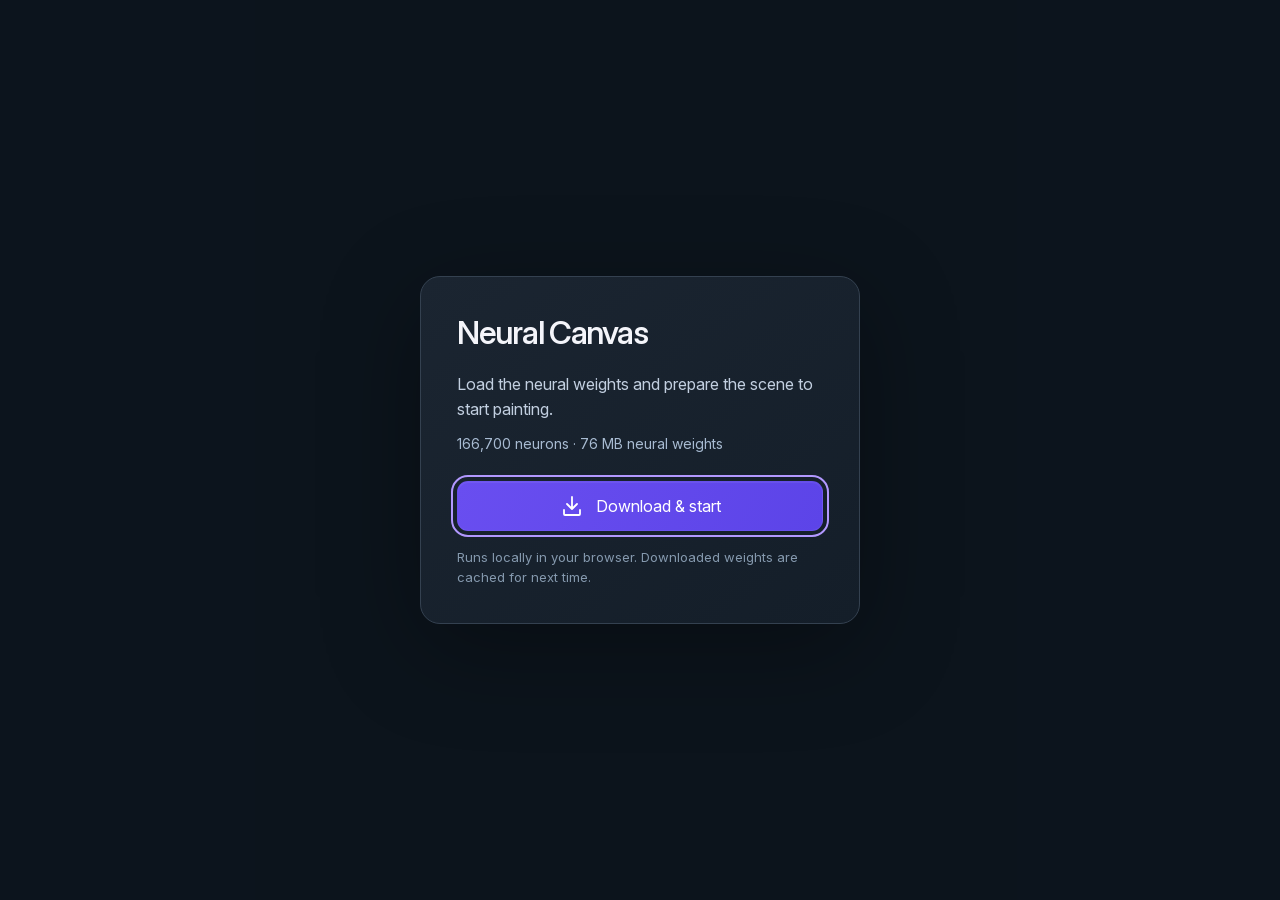
<file: experiments/fruit-fly/index.html>
<!doctype html>
<html lang="en">
  <head>
    <meta charset="utf-8" />
    <meta name="viewport" content="width=device-width,initial-scale=1" />
    <meta name="theme-color" content="#10171d" />
    <meta
      name="description"
      content="Paint fruit fly neurons and watch their activity drive an animated fly."
    />
    <title>Neural Canvas</title>
    <link rel="icon" type="image/png" href="../../assets/logo.png" />
    <link
      rel="preload"
      href="./fonts/InterVariable.woff2"
      as="font"
      type="font/woff2"
      crossorigin
    />
    <script type="module" crossorigin src="./assets/index-BKPWdAzE.js"></script>
    <link rel="stylesheet" crossorigin href="./assets/index-Cwzftnbz.css">
  </head>
  <body>
    <svg class="icon-definitions" xmlns="http://www.w3.org/2000/svg" aria-hidden="true">
      <defs>
        <symbol id="i-paint" viewBox="0 0 24 24">
          <path d="m14.622 17.897-10.68-2.913" />
          <path
            d="M18.376 2.622a1 1 0 1 1 3.002 3.002L17.36 9.643a.5.5 0 0 0 0 .707l.944.944a2.41 2.41 0 0 1 0 3.408l-.944.944a.5.5 0 0 1-.707 0L8.354 7.348a.5.5 0 0 1 0-.707l.944-.944a2.41 2.41 0 0 1 3.408 0l.944.944a.5.5 0 0 0 .707 0z"
          />
          <path
            d="M9 8c-1.804 2.71-3.97 3.46-6.583 3.948a.507.507 0 0 0-.302.819l7.32 8.883a1 1 0 0 0 1.185.204C12.735 20.405 16 16.792 16 15"
          />
        </symbol>
        <symbol id="i-erase" viewBox="0 0 24 24">
          <path
            d="M21 21H8a2 2 0 0 1-1.42-.587l-3.994-3.999a2 2 0 0 1 0-2.828l10-10a2 2 0 0 1 2.829 0l5.999 6a2 2 0 0 1 0 2.828L12.834 21"
          />
          <path d="m5.082 11.09 8.828 8.828" />
        </symbol>
        <symbol id="i-download" viewBox="0 0 24 24">
          <path d="M12 3v12m-5-5 5 5 5-5M4 16v4a1 1 0 0 0 1 1h14a1 1 0 0 0 1-1v-4" />
        </symbol>
        <symbol id="i-trash" viewBox="0 0 24 24">
          <path d="M3 6h18M8 6V3h8v3M5 6l1 15h12l1-15M10 10v7M14 10v7" />
        </symbol>
        <symbol id="i-pulse" viewBox="0 0 24 24"><path d="M2 12h4l3-9 5 18 3-9h5" /></symbol>
        <symbol id="i-walk" viewBox="0 0 24 24">
          <path
            d="M4 16v-2.38C4 11.5 2.97 10.5 3 8c.03-2.72 1.49-6 4.5-6C9.37 2 10 3.8 10 5.5c0 3.11-2 5.66-2 8.68V16a2 2 0 1 1-4 0Z"
          />
          <path
            d="M20 20v-2.38c0-2.12 1.03-3.12 1-5.62-.03-2.72-1.49-6-4.5-6C14.63 6 14 7.8 14 9.5c0 3.11 2 5.66 2 8.68V20a2 2 0 1 0 4 0Z"
          />
          <path d="M16 17h4" />
          <path d="M4 13h4" />
        </symbol>
        <symbol id="i-left" viewBox="0 0 24 24">
          <path d="m10 3-7 7 7 7M3 10h9c6 0 9 3 9 10" />
        </symbol>
        <symbol id="i-right" viewBox="0 0 24 24">
          <path d="m14 3 7 7-7 7m7-7h-9c-6 0-9 3-9 10" />
        </symbol>
        <symbol id="i-escape" viewBox="0 0 24 24"><path d="m14 2-10 12h7l-1 8 10-13h-7Z" /></symbol>
        <symbol id="i-pause" viewBox="0 0 24 24">
          <rect x="6" y="3" width="3" height="18" rx="1" />
          <rect x="15" y="3" width="3" height="18" rx="1" />
        </symbol>
        <symbol id="i-play" viewBox="0 0 24 24"><path d="m7 3 14 9-14 9Z" /></symbol>
        <symbol id="i-reset" viewBox="0 0 24 24"><path d="M3 3v6h6M3 9a9 9 0 1 1 0 7" /></symbol>
        <symbol id="i-info" viewBox="0 0 24 24">
          <circle cx="12" cy="12" r="9" />
          <path d="M12 11v6m0-10v.5" />
        </symbol>
        <symbol id="i-chevron" viewBox="0 0 24 24"><path d="m6 9 6 6 6-6" /></symbol>
      </defs>
    </svg>
    <main class="workspace" id="workspace" inert>
      <section class="brain-pane" aria-labelledby="brain-heading">
        <div class="pane-head">
          <span class="section-index">01</span>
          <div class="pane-title">
            <h1 id="brain-heading">Paint the brain</h1>
            <p id="paint-hint">Paint neurons. Release to stimulate.</p>
          </div>
          <div class="projection-control">
            <select id="projection" aria-label="Anatomical view">
              <option value="brain">Brain</option>
              <option value="cns">Brain + nerve cord</option></select
            ><svg class="icon"><use href="#i-chevron" /></svg>
          </div>
        </div>
        <div class="brain-stage" id="brain-stage">
          <canvas
            id="brain"
            tabindex="0"
            aria-label="Paint neurons by dragging. Release to pulse. Action buttons below provide a keyboard alternative."
          ></canvas>
          <div id="neuron-tooltip" hidden></div>
          <div class="brain-loading" id="anatomy-status">Ready to load</div>
        </div>
        <div class="brain-key">
          <span class="side-label">L</span>
          <div class="activity-key">
            <span><i class="rest"></i>Resting</span><span><i class="stim"></i>Stimulated</span
            ><span><i class="fire"></i>Firing</span>
          </div>
          <span class="side-label">R</span>
        </div>
        <div class="paint-controls">
          <div class="paint-tools">
            <button id="brush" class="tool-button" aria-pressed="true">
              <svg class="icon"><use href="#i-paint" /></svg><span>Paint</span>
            </button>
            <button id="erase" class="tool-button" aria-pressed="false">
              <svg class="icon"><use href="#i-erase" /></svg><span>Erase</span>
            </button>
            <label class="brush-size"
              ><span>Brush size</span
              ><input
                id="size"
                type="range"
                min="10"
                max="120"
                value="42"
                aria-label="Brush diameter"
              /><output id="size-label">42 px</output></label
            >
            <button id="clear" class="tool-button">
              <svg class="icon"><use href="#i-trash" /></svg><span>Clear</span>
            </button>
            <button id="replay" class="primary" disabled>
              <svg class="icon"><use href="#i-pulse" /></svg><span>Pulse again</span>
            </button>
          </div>
          <div class="actions">
            <span class="field-label">Actions</span>
            <div class="examples" aria-label="Actions">
              <button data-preset="walk" aria-pressed="false">
                <svg class="icon"><use href="#i-walk" /></svg><span>Walk</span>
              </button>
              <button data-preset="left" aria-pressed="false">
                <svg class="icon"><use href="#i-left" /></svg><span>Turn left</span>
              </button>
              <button data-preset="right" aria-pressed="false">
                <svg class="icon"><use href="#i-right" /></svg><span>Turn right</span>
              </button>
              <button data-preset="escape" aria-pressed="false">
                <svg class="icon"><use href="#i-escape" /></svg><span>Fly</span>
              </button>
            </div>
          </div>
        </div>
      </section>
      <section class="fly-pane" aria-labelledby="fly-heading">
        <div class="pane-head fly-head">
          <span class="section-index">02</span>
          <div class="pane-title">
            <h2 id="fly-heading">Watch the response</h2>
            <p>Connectome-driven behavior · kept alive &amp; running by Arman Saeedi</p>
          </div>
          <div class="transport">
            <button id="pause" disabled>
              <svg class="icon"><use id="pause-icon" href="#i-pause" /></svg
              ><span id="pause-label">Pause</span></button
            ><span class="divider"></span
            ><button id="reset" disabled>
              <svg class="icon"><use href="#i-reset" /></svg><span>Reset</span>
            </button>
          </div>
        </div>
        <div class="fly-surface" id="fly-surface">
          <div class="fly-stage" id="fly-stage">
            <canvas id="fly" aria-label="Fly response. Drag to orbit; scroll to zoom."></canvas>
          </div>
        </div>
        <div class="fly-toolbar">
          <div class="response-bar">
            <div class="body-state">
              <span id="behavior-dot"></span><span id="behavior">At rest</span
              ><small id="body-description"></small>
            </div>
            <div class="feed-tools">
              <label
                class="train-toggle"
                title="Reinforcement: the fly forages toward food and every meal counts as reward"
                ><input id="train" type="checkbox" /><span>Train</span></label
              ><span class="meals-chip" title="Meals eaten during training"
                >Meals <output id="meals">0</output></span
              >
            </div>
            <div class="camera-tabs" aria-label="Camera view">
              <button id="camera-side" aria-pressed="true" title="Fixed viewing angle to see the fly turn">
                Side</button
              ><button id="camera-top" aria-pressed="false">Top</button
              ><button
                id="camera-follow"
                aria-pressed="false"
                title="Chase camera that follows the fly’s heading"
              >
                Follow
              </button
              ><button
                id="camera-orbit"
                aria-pressed="false"
                title="Free 3D orbit — drag to rotate, scroll to zoom"
              >
                Orbit 3D
              </button>
            </div>
          </div>
          <div class="specimen-line">
            <span>Drosophila melanogaster · a Neural Canvas fork, run by Arman Saeedi</span
            ><span class="scale"><i id="scale-bar"></i><span id="scale-value">1 mm</span></span>
          </div>
        </div>
        <div class="readouts">
          <div>
            <span>Walking drive</span><output id="walk-rate">0 Hz</output>
            <div class="meter"><i id="walk-meter"></i></div>
          </div>
          <div>
            <span>Turning</span><output id="turn-rate">0°/s</output>
            <div class="balance"><i id="turn-meter"></i><b id="turn-cursor"></b></div>
          </div>
          <div>
            <span>Escape drive</span><output id="escape-rate">0 Hz</output>
            <div class="meter"><i id="escape-meter"></i></div>
          </div>
        </div>
        <div class="scene-footer">
          <button
            id="settings-button"
            class="info-button"
            aria-label="Experiment settings and information"
            title="Experiment settings and information"
          >
            <svg class="icon"><use href="#i-info" /></svg>
          </button>
          <div id="status-wrap" class="status-copy" role="status">
            <strong id="status">Ready to set up</strong
            ><span id="status-detail">166,700 neurons</span>
          </div>
          <details class="compute-select" id="compute-menu">
            <summary>
              <span class="status-light" id="status-light"></span
              ><span id="runtime-label">WebGPU · auto</span
              ><svg class="icon"><use href="#i-chevron" /></svg>
            </summary>
            <div class="compute-options">
              <label
                >Backend<select id="backend">
                  <option value="auto">WebGPU · automatic</option>
                  <option value="cpu">JavaScript reference</option>
                </select></label
              ><label class="check"
                ><input id="depth-of-field" type="checkbox" checked /> Macro depth of field</label
              >
              <p id="compute-detail">Simulation runs locally.</p>
              <button id="start" class="start-button" disabled>Start simulation</button>
            </div>
          </details>
        </div>
        <progress id="progress" max="1" value="0" hidden></progress>
      </section>
    </main>
    <dialog
      id="setup"
      class="setup-dialog"
      aria-labelledby="setup-heading"
      aria-describedby="setup-status setup-detail"
      data-state="idle"
      open
    >
      <div class="setup-content">
        <h2 id="setup-heading">Neural Canvas</h2>
        <p id="setup-status" role="status">
          Load the neural weights and prepare the scene to start painting.
        </p>
        <p id="setup-detail">166,700 neurons · 76 MB neural weights</p>
        <progress id="setup-progress" max="1" aria-label="Setup progress" hidden></progress>
        <button id="setup-button" class="primary" autofocus>
          <svg class="icon"><use href="#i-download" /></svg
          ><span id="setup-button-label">Download &amp; start</span>
        </button>
        <p class="setup-note">
          Runs locally in your browser. Downloaded weights are cached for next time.
        </p>
      </div>
    </dialog>
    <dialog id="settings" aria-labelledby="settings-heading">
      <div class="dialog-heading">
        <h2 id="settings-heading">Experiment settings</h2>
        <button id="close-settings" aria-label="Close settings">×</button>
      </div>
      <label
        >Pulse <input id="strength" type="range" min="50" max="250" step="10" value="180" /><output
          id="strength-label"
          >180 Hz</output
        ></label
      >
      <label class="check"
        ><input id="silence" type="checkbox" /> Disable recurrent transmission</label
      >
      <details class="model-details">
        <summary>Model & sources</summary>
        <p>
          166,700 neurons from MaleCNS v1.0. Dataset IDs identify individual cells; they are not
          consecutive neuron numbers.
        </p>
        <p>
          Recorded connectivity and adapted spiking dynamics drive crafted walking, turning, and
          flight animations. The movements are illustrative, not validated predictions of fly
          behavior. The scanned body is a female NeuroMechFly specimen.
        </p>
        <p>
          Turn actions stimulate LC9 and DNa02 on the selected side. Directly stimulated neurons can
          still fire when recurrent transmission is disabled.
        </p>
        <div class="sources">
          <a href="https://male-cns.janelia.org/download/" target="_blank" rel="noreferrer"
            >MaleCNS data ↗</a
          ><a
            href="https://www.nature.com/articles/s41586-024-07763-9"
            target="_blank"
            rel="noreferrer"
            >Neural model ↗</a
          ><a href="https://huggingface.co/blog/webgpu-kernels" target="_blank" rel="noreferrer"
            >@huggingface/kernels ↗</a
          ><a href="./model.json" target="_blank">Model parameters ↗</a>
        </div>
      </details>
    </dialog>
  </body>
</html>
</file>
<file: styles.css>
/* ============================================================
   The Freelancerr — portfolio
   Theme: "workshop at golden hour" — deep-sea field, warm chalk
   ink, one brass accent. Zero CDN. No cyan. No hologram bloom.
   ============================================================ */

:root {
  /* palette — deep field */
  --void:       #0a1420;
  --surface:    #0f2340;
  --surface-2:  #16294a;
  --ink:        #ede7dc;                 /* chalk */
  --ink-dim:    #a8b0bc;
  --line:       rgba(237, 231, 220, 0.12);
  --line-strong: rgba(237, 231, 220, 0.22);

  /* single warm accent */
  --accent:       #c9a227;
  --accent-bright:#ddb63c;
  --accent-soft:  rgba(201, 162, 39, 0.14);
  --accent-glow:  rgba(201, 162, 39, 0.45);

  /* type */
  --font-display: "Fraunces", Georgia, "Times New Roman", serif;
  --font-body:    "Inter", "Segoe UI", system-ui, sans-serif;
  --font-mono:    "JetBrains Mono", "Cascadia Code", Consolas, monospace;

  /* motion / shape */
  --ease: cubic-bezier(0.22, 1, 0.36, 1);
  --radius: 16px;
  --radius-sm: 10px;
}

/* ---------- base ---------- */

* { box-sizing: border-box; }

html {
  scroll-behavior: smooth;
  background: var(--void);
}

body {
  margin: 0;
  background:
    radial-gradient(1200px 700px at 85% -10%, rgba(201, 162, 39, 0.07), transparent 60%),
    radial-gradient(900px 600px at -10% 30%, rgba(22, 41, 74, 0.55), transparent 55%),
    var(--void);
  color: var(--ink);
  font-family: var(--font-body);
  font-size: 16px;
  line-height: 1.6;
  -webkit-font-smoothing: antialiased;
  text-rendering: optimizeLegibility;
  overflow-x: hidden;
}

/* film grain — softer than before */
body::after {
  content: "";
  position: fixed;
  inset: 0;
  z-index: 999;
  pointer-events: none;
  opacity: 0.32;
  background-image: url("data:image/svg+xml,%3Csvg xmlns='http://www.w3.org/2000/svg' width='140' height='140'%3E%3Cfilter id='n'%3E%3CfeTurbulence type='fractalNoise' baseFrequency='0.85' numOctaves='2' stitchTiles='stitch'/%3E%3C/filter%3E%3Crect width='100%25' height='100%25' filter='url(%23n)' opacity='0.32'/%3E%3C/svg%3E");
}

img { max-width: 100%; display: block; }
a { color: var(--accent-bright); }

::selection {
  background: var(--accent-soft);
  color: var(--ink);
}

:focus-visible {
  outline: 2px solid var(--accent-bright);
  outline-offset: 3px;
}

main { position: relative; z-index: 1; }

/* ---------- scrollbar ---------- */

* { scrollbar-width: thin; scrollbar-color: var(--accent) rgba(10, 20, 32, 0.6); }

::-webkit-scrollbar { width: 10px; height: 10px; }
::-webkit-scrollbar-track { background: rgba(10, 20, 32, 0.6); }
::-webkit-scrollbar-thumb {
  background: linear-gradient(180deg, var(--accent), var(--accent-bright));
  border-radius: 999px;
  border: 2px solid rgba(10, 20, 32, 0.6);
}
::-webkit-scrollbar-thumb:hover { background: var(--accent-bright); }

/* ---------- type helpers ---------- */

.mono {
  font-family: var(--font-mono);
  font-size: 0.78rem;
  letter-spacing: 0.06em;
}

.eyebrow {
  margin: 0 0 1.1rem;
  color: var(--accent);
  font-size: 0.72rem;
  font-weight: 600;
  letter-spacing: 0.22em;
  text-transform: uppercase;
}

.section-title {
  margin: 0 0 2.6rem;
  font-family: var(--font-display);
  font-weight: 600;
  font-size: clamp(2rem, 4vw, 3.3rem);
  line-height: 1.08;
  letter-spacing: -0.02em;
  text-wrap: balance;
}

.section-title em {
  font-weight: 400;
  font-style: italic;
  color: var(--accent-bright);
}

/* ---------- nav ---------- */

.nav {
  position: fixed;
  top: 0; left: 0; right: 0;
  z-index: 50;
  display: flex;
  align-items: center;
  justify-content: space-between;
  padding: 0.9rem clamp(1.2rem, 4vw, 3rem);
  background: rgba(10, 20, 32, 0.72);
  backdrop-filter: blur(14px);
  -webkit-backdrop-filter: blur(14px);
  border-bottom: 1px solid var(--line);
  transition: background-color 0.3s var(--ease), box-shadow 0.3s var(--ease);
}

.nav.scrolled {
  background: rgba(8, 16, 26, 0.92);
  box-shadow: 0 1px 0 var(--line);
}

.nav-brand {
  display: inline-flex;
  align-items: center;
  gap: 0.6rem;
  color: var(--ink);
  text-decoration: none;
}

.sigil {
  width: 42px;
  height: 42px;
  opacity: 1;
  border-radius: 50%;
  box-shadow: 0 0 0 1px var(--line-strong), 0 8px 18px -8px rgba(3, 8, 16, 0.85);
  transform: rotate(-6deg);
  transition: transform 0.5s var(--ease), box-shadow 0.4s var(--ease);
}

.nav-brand:hover .sigil {
  transform: rotate(0deg) scale(1.04);
  box-shadow: 0 0 0 1px var(--accent), 0 0 22px -6px var(--accent-glow);
}

.nav-name {
  font-weight: 600;
  letter-spacing: 0.02em;
}

.nav-links {
  display: flex;
  gap: clamp(1rem, 2.5vw, 2.2rem);
}

.nav-links a {
  position: relative;
  color: var(--ink-dim);
  text-decoration: none;
  font-family: var(--font-mono);
  font-size: 0.78rem;
  letter-spacing: 0.08em;
  transition: color 0.25s var(--ease);
}

.nav-links a::after {
  content: "";
  position: absolute;
  left: 0;
  right: 0;
  bottom: -0.35rem;
  height: 1px;
  background: var(--accent);
  transform: scaleX(0);
  transform-origin: left center;
  transition: transform 0.3s var(--ease);
}

.nav-links a:hover::after,
.nav-links a:focus-visible::after {
  transform: scaleX(1);
}

.nav-links a:hover { color: var(--ink); }

/* ---------- hero ---------- */

.hero {
  max-width: 1080px;
  margin: 0 auto;
  padding: clamp(9rem, 16vh, 12rem) clamp(1.2rem, 4vw, 3rem) clamp(5rem, 9vh, 7rem);
  background: radial-gradient(65% 55% at 50% 8%, var(--accent-glow), transparent 72%);
}

.hero-title {
  margin: 0;
  font-family: var(--font-display);
  font-weight: 700;
  font-size: clamp(2.7rem, 6.2vw, 5.4rem);
  line-height: 0.98;
  letter-spacing: -0.02em;
}

.hero-title .line { display: block; }

.hero-title .line:nth-child(2) .line-inner {
  font-style: italic;
  font-weight: 500;
  color: transparent;
  -webkit-text-fill-color: transparent;
  background: linear-gradient(100deg, var(--accent) 0%, var(--accent-bright) 28%, var(--ink) 50%, var(--accent-bright) 72%, var(--accent) 100%);
  background-size: 220% 100%;
  -webkit-background-clip: text;
  background-clip: text;
  animation: sheen 9s linear infinite;
}

@keyframes sheen {
  to { background-position: 220% 0; }
}

.hero-sub {
  max-width: 56ch;
  margin: 1.8rem 0 0;
  color: var(--ink-dim);
  font-size: clamp(1rem, 1.4vw, 1.15rem);
}

.hero-sub strong {
  color: var(--accent-bright);
  font-weight: 600;
}

.hero-cta {
  display: flex;
  flex-wrap: wrap;
  gap: 1rem;
  margin-top: 2.6rem;
}

/* ---------- section anchors ---------- */

#work, #proof, #story, #contact, #top {
  scroll-margin-top: 88px;
}

/* ---------- availability ---------- */

.available {
  display: inline-flex;
  align-items: center;
  gap: 0.55rem;
  margin: 1.4rem 0 0;
  color: var(--ink-dim);
  font-family: var(--font-mono);
  font-size: 0.78rem;
  letter-spacing: 0.08em;
  text-transform: uppercase;
}

.available i {
  width: 7px;
  height: 7px;
  border-radius: 50%;
  background: var(--accent-bright);
  box-shadow: 0 0 0 0 var(--accent-glow);
  animation: avail-pulse 2.4s var(--ease) infinite;
}

@keyframes avail-pulse {
  0% { box-shadow: 0 0 0 0 var(--accent-glow); }
  60% { box-shadow: 0 0 0 7px transparent; }
  100% { box-shadow: 0 0 0 0 transparent; }
}

/* ---------- buttons ---------- */

.btn {
  display: inline-flex;
  align-items: center;
  justify-content: center;
  gap: 0.5rem;
  padding: 0.85rem 1.6rem;
  border: 1px solid var(--accent);
  border-radius: 8px;
  background: var(--accent);
  color: #10151d;
  font-family: var(--font-mono);
  font-size: 0.8rem;
  font-weight: 600;
  letter-spacing: 0.1em;
  text-transform: uppercase;
  text-decoration: none;
  transition:
    transform 0.3s var(--ease),
    box-shadow 0.3s var(--ease),
    background-color 0.3s var(--ease),
    border-color 0.3s var(--ease);
}

.btn:hover {
  transform: translateY(-3px);
  background: var(--accent-bright);
  border-color: var(--accent-bright);
  box-shadow: 0 14px 32px -14px var(--accent-glow);
}

.btn:active {
  transform: translateY(-1px) scale(0.99);
}

.btn:focus-visible {
  outline: 2px solid var(--accent-bright);
  outline-offset: 3px;
}

.btn-ghost {
  background: transparent;
  border-color: var(--line-strong);
  color: var(--ink);
}

.btn-ghost:hover {
  background: transparent;
  border-color: var(--accent);
  color: var(--accent-bright);
  box-shadow: none;
}

.btn-big { padding: 1.1rem 2.2rem; font-size: 0.9rem; }

/* ---------- marquee ---------- */

.marquee {
  overflow: hidden;
  padding: 1rem 0;
  border-block: 1px solid var(--line);
  background: var(--surface);
}

.marquee-track {
  display: flex;
  align-items: center;
  gap: 2.4rem;
  width: max-content;
  white-space: nowrap;
  animation: marquee 34s linear infinite;
}

.marquee-track span {
  color: var(--ink-dim);
  font-family: var(--font-mono);
  font-size: 0.82rem;
  letter-spacing: 0.14em;
  text-transform: uppercase;
}

.marquee-track i {
  color: var(--accent);
  font-style: normal;
  font-size: 0.7rem;
}

@keyframes marquee {
  to { transform: translateX(-50%); }
}

.marquee:hover .marquee-track {
  animation-play-state: paused;
}

/* ---------- about / proof ---------- */

.about {
  max-width: 1080px;
  margin: 0 auto;
  padding: clamp(5rem, 10vh, 8rem) clamp(1.2rem, 4vw, 3rem);
  display: grid;
  grid-template-columns: 1.1fr 0.9fr;
  gap: clamp(2rem, 5vw, 4rem);
  align-items: start;
}

.about-text p:not(.eyebrow) {
  color: var(--ink-dim);
  font-size: 1.02rem;
  margin: 0;
  max-width: 52ch;
}

.stats {
  display: grid;
  grid-template-columns: 1fr 1fr;
  gap: 1rem 1.6rem;
  margin: 0;
}

.stat {
  border: 1px solid var(--line);
  border-radius: var(--radius-sm);
  background: linear-gradient(180deg, var(--surface), var(--surface-2));
  padding: 1.1rem 1.2rem;
}

.stat dt {
  font-family: var(--font-display);
  font-weight: 600;
  font-size: clamp(1.7rem, 2.6vw, 2.4rem);
  line-height: 1.05;
  color: var(--accent-bright);
}

.stat dd {
  margin: 0.35rem 0 0;
  color: var(--ink-dim);
  font-family: var(--font-mono);
  font-size: 0.72rem;
  letter-spacing: 0.08em;
  text-transform: uppercase;
}

.stats .stat {
  transition: border-color 0.3s var(--ease), transform 0.3s var(--ease);
}

.stats .stat:hover {
  border-color: rgba(201, 162, 39, 0.45);
  transform: translateY(-3px);
}

/* ---------- work / bento ---------- */

.work {
  max-width: 1080px;
  margin: 0 auto;
  padding: clamp(5rem, 10vh, 8rem) clamp(1.2rem, 4vw, 3rem);
}

.work-head {
  display: flex;
  align-items: flex-end;
  justify-content: space-between;
  gap: 1.5rem;
  flex-wrap: wrap;
  margin-bottom: 2.6rem;
}

.work-head .section-title { margin: 0; }

.work-cta {
  color: var(--ink-dim);
  font-family: var(--font-mono);
  font-size: 0.78rem;
  letter-spacing: 0.08em;
  text-decoration: none;
  text-transform: uppercase;
  transition: color 0.25s var(--ease);
}

.work-cta:hover {
  color: var(--accent-bright);
}

.bento {
  display: grid;
  grid-template-columns: repeat(12, 1fr);
  gap: 1.2rem;
}

.span-5 { grid-column: span 5; }
.span-6 { grid-column: span 6; }
.span-7 { grid-column: span 7; }
.span-12 { grid-column: span 12; }

.card {
  position: relative;
  display: flex;
  border: 1px solid var(--line);
  border-radius: var(--radius);
  background: linear-gradient(180deg, var(--surface), var(--surface-2));
  padding: 1.6rem;
  overflow: hidden;
  transition:
    transform 0.35s var(--ease),
    border-color 0.35s var(--ease),
    box-shadow 0.35s var(--ease);
}

.card:hover {
  transform: translateY(-5px);
  border-color: rgba(201, 162, 39, 0.45);
  box-shadow: 0 22px 44px -22px rgba(3, 8, 16, 0.85), 0 0 0 1px rgba(201, 162, 39, 0.12) inset;
}

/* clickable card wrapper */
.card-link {
  flex: 1;
  display: flex;
  flex-direction: column;
  gap: 1.4rem;
  text-decoration: none;
  color: inherit;
}

.card-arrow {
  position: absolute;
  top: 1.1rem;
  right: 1.2rem;
  color: var(--accent-bright);
  font-size: 1rem;
  line-height: 1;
  opacity: 0;
  transform: translate(-6px, 6px);
  transition: opacity 0.3s var(--ease), transform 0.3s var(--ease);
}

.card:hover .card-arrow {
  opacity: 1;
  transform: none;
}

/* private / NDA card — deliberately inert */
.card-private:hover {
  transform: none;
  border-color: var(--line);
  box-shadow: none;
}

.nda {
  position: absolute;
  top: 1.1rem;
  right: 1.2rem;
  padding: 0.28rem 0.65rem;
  border: 1px solid var(--line);
  border-radius: 999px;
  color: var(--ink-dim);
  font-size: 0.66rem;
  letter-spacing: 0.16em;
  text-transform: uppercase;
}

.chip {
  display: inline-block;
  margin: 0;
  padding: 0.32rem 0.75rem;
  border: 1px solid rgba(201, 162, 39, 0.4);
  border-radius: 999px;
  background: var(--accent-soft);
  color: var(--accent-bright);
  font-size: 0.66rem;
  font-weight: 600;
  letter-spacing: 0.14em;
  text-transform: uppercase;
}

.card-body h3 {
  margin: 0.4rem 0 0.6rem;
  font-family: var(--font-display);
  font-weight: 600;
  font-size: clamp(1.25rem, 1.8vw, 1.6rem);
  line-height: 1.15;
  letter-spacing: -0.01em;
  color: var(--ink);
}

.card-copy {
  margin: 0;
  color: var(--ink-dim);
  font-size: 0.95rem;
  line-height: 1.65;
}

.stack {
  display: flex;
  flex-wrap: wrap;
  gap: 0.45rem;
  margin: 0.4rem 0 0;
  padding: 0;
  list-style: none;
}

.stack li {
  padding: 0.28rem 0.6rem;
  border: 1px solid var(--line);
  border-radius: 5px;
  color: var(--ink-dim);
  font-family: var(--font-mono);
  font-size: 0.68rem;
  letter-spacing: 0.05em;
}

/* pipe visual (Gig Autopilot) */
.card-vis.pipe {
  display: flex;
  flex-wrap: wrap;
  align-items: center;
  gap: 0.7rem;
  margin-top: auto;
  padding-top: 1.3rem;
  border-top: 1px solid var(--line);
}

.pipe-node {
  padding: 0.35rem 0.85rem;
  border: 1px solid var(--line-strong);
  border-radius: 6px;
  font-family: var(--font-mono);
  font-size: 0.72rem;
  letter-spacing: 0.1em;
  text-transform: uppercase;
  color: var(--ink);
}

.pipe-arrow {
  color: var(--accent-bright);
  font-family: var(--font-mono);
  font-size: 0.9rem;
}

.more {
  margin: 2.6rem 0 0;
  color: var(--ink-dim);
  font-size: 0.74rem;
  line-height: 1.9;
}

/* ---------- story — vertical editorial ---------- */

.story {
  max-width: 1080px;
  margin: 0 auto;
  padding: clamp(5rem, 10vh, 8rem) clamp(1.2rem, 4vw, 3rem);
}

.story-head {
  max-width: 60ch;
  margin-bottom: 4.5rem;
}

.frames {
  display: flex;
  flex-direction: column;
  gap: 7rem;
}

.frame {
  margin: 0;
}

.frame img {
  width: 100%;
  aspect-ratio: 16 / 10;
  object-fit: cover;
  border: 1px solid var(--line);
  border-radius: var(--radius);
  box-shadow: 0 30px 70px -40px rgba(3, 8, 16, 0.9);
  transition: transform 1.1s var(--ease), box-shadow 0.6s var(--ease);
}

.frame:hover img {
  transform: scale(1.03);
  box-shadow: 0 34px 80px -38px rgba(3, 8, 16, 0.95);
}

/* editorial text frames — case study / credentials */
.frame-kicker {
  margin: 0 0 0.8rem;
  color: var(--accent);
  letter-spacing: 0.24em;
  font-size: 0.78rem;
}

.frame-title {
  margin: 0;
  font-family: var(--font-display);
  font-weight: 600;
  font-size: clamp(1.7rem, 3.6vw, 2.7rem);
  line-height: 1.12;
  letter-spacing: -0.015em;
  color: var(--ink);
  max-width: 26ch;
}

.frame-copy {
  margin: 1.1rem 0 0;
  max-width: 58ch;
  color: var(--ink-dim);
  line-height: 1.75;
}

.metric-row {
  display: flex;
  flex-wrap: wrap;
  gap: clamp(1.6rem, 4vw, 3.4rem);
  margin-top: 1.9rem;
}

.metric {
  display: flex;
  flex-direction: column;
  gap: 0.3rem;
}

.metric-strong {
  font-family: var(--font-display);
  font-weight: 600;
  font-size: clamp(2rem, 4.4vw, 3.3rem);
  line-height: 1;
  letter-spacing: -0.01em;
  color: var(--accent-bright);
  font-variant-numeric: tabular-nums;
}

.metric-label {
  color: var(--ink-dim);
  font-size: 0.72rem;
  letter-spacing: 0.14em;
  text-transform: uppercase;
}

.frame figcaption {
  margin-top: 1rem;
  color: var(--ink-dim);
  font-size: 0.72rem;
  letter-spacing: 0.16em;
  text-transform: uppercase;
}

.frame-actions {
  margin-top: 1.2rem;
}

.frame-actions .btn {
  min-height: 40px;
  padding: 8px 16px;
  font-size: 0.875rem;
}

/* ---------- credentials — real certificates, pictures ---------- */

.cred-sec {
  max-width: 1080px;
  margin: 0 auto;
  padding: clamp(5rem, 10vh, 8rem) clamp(1.2rem, 4vw, 3rem);
  border-top: 1px solid var(--line);
  scroll-margin-top: 4rem;
}

.cred-sec .frame-copy {
  margin-top: 1.4rem;
}

.cert-grid {
  display: grid;
  grid-template-columns: repeat(auto-fill, minmax(200px, 1fr));
  gap: 1.4rem;
  margin-top: 3rem;
}

.cert-card {
  margin: 0;
  background: linear-gradient(180deg, var(--surface-2) 0%, var(--surface) 100%);
  border: 1px solid var(--line);
  border-radius: var(--radius-sm);
  overflow: hidden;
  transition: border-color 0.4s var(--ease), transform 0.4s var(--ease);
}

.cert-card:hover {
  border-color: var(--line-strong);
  transform: translateY(-3px);
}

a.cert-link {
  display: flex;
  flex-direction: column;
  text-decoration: none;
  cursor: pointer;
}
.cert-link:focus-visible {
  outline: 2px solid var(--accent-bright);
  outline-offset: 2px;
}

.cert-card img {
  display: block;
  width: 100%;
  aspect-ratio: 1 / 1;
  object-fit: contain;
  padding: 1.1rem;
  background: var(--void);
}

.cert-card.cert-feature img {
  aspect-ratio: 4 / 3;
}

.cert-caption {
  display: flex;
  flex-direction: column;
  gap: 0.35rem;
  padding: 0.9rem 1rem 1.1rem;
  border-top: 1px solid var(--line);
}

.cert-name {
  font-family: var(--font-display);
  font-weight: 600;
  font-size: 1.02rem;
  line-height: 1.25;
  color: var(--ink);
}

.cert-issuer {
  color: var(--accent);
  font-size: 0.68rem;
  letter-spacing: 0.14em;
  text-transform: uppercase;
}

.cert-pdf {
  margin-top: 0.5rem;
  color: var(--accent-bright);
  font-size: 0.72rem;
  letter-spacing: 0.1em;
  text-transform: uppercase;
  text-decoration: none;
  border-bottom: 1px solid var(--accent-soft);
  align-self: flex-start;
  transition: border-color 0.3s var(--ease);
}

.cert-pdf:hover { border-color: var(--accent-bright); }

.prof-link {
  color: var(--accent-bright);
  font-family: var(--font-mono);
  font-size: 0.85em;
  text-decoration: underline;
  text-decoration-color: color-mix(in srgb, var(--accent) 45%, transparent);
  text-underline-offset: 4px;
  transition: color 0.25s var(--ease), text-decoration-color 0.25s var(--ease);
}
.prof-link:hover { color: var(--ink); text-decoration-color: var(--accent-bright); }

/* ---------- contact ---------- */

.contact {
  max-width: 1080px;
  margin: 0 auto;
  padding: clamp(5rem, 12vh, 9rem) clamp(1.2rem, 4vw, 3rem) clamp(4rem, 8vh, 6rem);
  text-align: center;
}

.contact-links {
  display: flex;
  flex-wrap: wrap;
  justify-content: center;
  gap: clamp(1rem, 3vw, 2.2rem);
  margin: 2.4rem 0 0;
  padding: 0;
  list-style: none;
}

.contact-links a {
  color: var(--ink-dim);
  text-decoration: none;
  transition: color 0.25s var(--ease);
}

.contact-links a:hover { color: var(--accent-bright); }

.footnote {
  margin: 3.4rem 0 0;
  color: var(--ink-dim);
  font-size: 0.85rem;
}

/* ---------- footer ---------- */

.footer {
  padding: 1.6rem clamp(1.2rem, 4vw, 3rem) 2rem;
  border-top: 1px solid var(--line);
  color: var(--ink-dim);
  font-size: 0.72rem;
}

.footer-row {
  display: flex;
  align-items: center;
  justify-content: space-between;
  gap: 1rem;
  flex-wrap: wrap;
  max-width: 1080px;
  margin: 0 auto;
}

.to-top {
  display: inline-flex;
  align-items: center;
  gap: 0.45rem;
  color: var(--ink-dim);
  text-decoration: none;
  transition: color 0.25s var(--ease);
}

.to-top span {
  display: inline-block;
  transition: transform 0.3s var(--ease);
}

.to-top:hover { color: var(--accent-bright); }

.to-top:hover span { transform: translateY(-2px); }

/* ---------- reveal ---------- */

[data-reveal] {
  opacity: 0;
  transform: translateY(20px);
  transition: opacity 0.8s var(--ease), transform 0.8s var(--ease);
}

[data-reveal].is-inview {
  opacity: 1;
  transform: none;
}

/* ---------- reduced motion ---------- */

@media (prefers-reduced-motion: reduce) {
  html { scroll-behavior: auto; }
  *,
  *::before,
  *::after {
    animation-duration: 0.001s !important;
    animation-iteration-count: 1 !important;
    transition-duration: 0.001s !important;
  }
  [data-reveal] { opacity: 1; transform: none; }
  .marquee-track { animation: none; }
  .hero-title .line:nth-child(2) .line-inner { animation: none; }
  .available i { animation: none; }
  .progress { animation: none !important; }
  .card:hover .pipe-arrow { animation: none; }
}

/* ---------- small screens ---------- */

@media (max-width: 860px) {
  .about { grid-template-columns: 1fr; }
  .span-5, .span-6, .span-7 { grid-column: span 12; }
  .frames { gap: 4rem; }
  .nav-links { display: none; }
}

/* ---------- language switch ---------- */

/* neutral nav fix: with a 3rd child (.lang-switch) in the fixed nav,
   auto margin keeps the link group pinned right (identical for EN's 2-child nav) */
.nav-links { margin-inline-start: auto; }

.lang-switch {
  display: inline-flex;
  align-items: center;
  min-height: 44px; /* comfortable tap target on both EN + fa nav */
  margin-inline-start: 1.4rem;
  font-size: 0.78rem;
  padding: 0.42rem 0.9rem;
  border: 1px solid var(--line-strong);
  border-radius: 999px;
  color: var(--ink-dim);
  text-decoration: none;
  transition: color 0.25s var(--ease), border-color 0.25s var(--ease);
}

.lang-switch:hover,
.lang-switch:focus-visible {
  color: var(--accent-bright);
  border-color: var(--accent);
}

/* ---------- scroll progress line (CSS scroll-driven, zero JS) ---------- */

.progress {
  position: fixed;
  top: 0;
  left: 0;
  width: 100%;
  height: 2px;
  z-index: 60;
  pointer-events: none;
  background: linear-gradient(90deg, var(--accent), var(--accent-bright));
  transform: scaleX(0);
  transform-origin: 0 50%;
  animation: progress-grow linear;
  animation-duration: auto;
  animation-timeline: scroll(root);
}

@keyframes progress-grow {
  from { transform: scaleX(0); }
  to { transform: scaleX(1); }
}

html[lang="fa"] .progress {
  transform-origin: 100% 50%;
}

/* ---------- story scrollytelling — pinned crossfade ----------
   main.js adds .pinned to .story-pin on desktop (ScrollTrigger +
   no reduced motion). Without it the frames stay a static column. */

html.js-on body.anim .story-pin.pinned .frames {
  display: grid;
}

html.js-on body.anim .story-pin.pinned .frame {
  grid-area: 1 / 1;
  margin: 0;
}

.story-cue {
  display: none;
}

html.js-on body.anim .story-pin.pinned .story-cue {
  display: flex;
  align-items: center;
  gap: 0.9rem;
  margin-top: 2.8rem;
}

.cue-num,
.cue-total {
  color: var(--accent-bright);
  font-size: 0.72rem;
  letter-spacing: 0.14em;
  font-variant-numeric: tabular-nums;
}

.cue-track {
  position: relative;
  display: inline-block;
  width: clamp(120px, 20vw, 240px);
  height: 1px;
  background: var(--line-strong);
  overflow: hidden;
}

.cue-fill {
  position: absolute;
  inset: 0;
  background: var(--accent);
  transform: scaleX(0);
  transform-origin: 0 50%;
}

html[lang="fa"] .cue-fill {
  transform-origin: 100% 50%;
}

/* ---------- pipe visual (flag card) — slide on hover ---------- */

.pipe-arrow {
  --pipe-x: 0.3em;
  display: inline-block;
}

html[lang="fa"] .pipe-arrow {
  --pipe-x: -0.3em;
}

@keyframes pipe-slide {
  from { transform: translateX(0); }
  to { transform: translateX(var(--pipe-x)); }
}

.card:hover .pipe-arrow {
  animation: pipe-slide 0.9s var(--ease) infinite alternate;
}

/* ---------- Farsi (fa) overrides ---------- */

html[lang="fa"] body {
  font-family: "Vazirmatn", "Segoe UI", Tahoma, sans-serif;
}

html[lang="fa"] .mono,
html[lang="fa"] .nav-links a,
html[lang="fa"] .nav-name,
html[lang="fa"] .pipe-node,
html[lang="fa"] .marquee .marquee-track span,
html[lang="fa"] .marquee .marquee-track i {
  font-family: "Vazirmatn", var(--font-mono);
  letter-spacing: 0;
}

html[lang="fa"] .hero-title,
html[lang="fa"] .section-title,
html[lang="fa"] .frame-title,
html[lang="fa"] .card h3 {
  font-family: "Vazirmatn", var(--font-display);
  letter-spacing: 0;
}

html[lang="fa"] .hero-title {
  font-weight: 700;
}

html[lang="fa"] .hero-title .line:nth-child(2) .line-inner,
html[lang="fa"] .section-title em {
  font-style: normal;
}

html[lang="fa"] .eyebrow,
html[lang="fa"] .frame-kicker {
  text-transform: none;
}

/* ---- @font-face (merged from assets/fonts/fonts.css; one CSS request) ----
   Inter / JetBrains Mono: latin + latin-ext subsets only (cyrillic/greek/
   vietnamese faces removed - never matched by EN/fa text).
   Fraunces: 600 normal (headings/names), 700 normal (hero), 400 italic (em).
   Vazirmatn: 400 + 700 for the fa mirror.
   All faces font-display: swap. */

@font-face { font-family: 'Inter'; font-style: normal; font-weight: 400; font-display: swap; src: url(/assets/fonts/font-6.woff2) format('woff2'); unicode-range: U+0100-02BA, U+02BD-02C5, U+02C7-02CC, U+02CE-02D7, U+02DD-02FF, U+0304, U+0308, U+0329, U+1D00-1DBF, U+1E00-1E9F, U+1EF2-1EFF, U+2020, U+20A0-20AB, U+20AD-20C0, U+2113, U+2C60-2C7F, U+A720-A7FF; }
@font-face { font-family: 'Inter'; font-style: normal; font-weight: 400; font-display: swap; src: url(/assets/fonts/font-7.woff2) format('woff2'); unicode-range: U+0000-00FF, U+0131, U+0152-0153, U+02BB-02BC, U+02C6, U+02DA, U+02DC, U+0304, U+0308, U+0329, U+2000-206F, U+20AC, U+2122, U+2191, U+2193, U+2212, U+2215, U+FEFF, U+FFFD; }
@font-face { font-family: 'Inter'; font-style: normal; font-weight: 600; font-display: swap; src: url(/assets/fonts/font-6.woff2) format('woff2'); unicode-range: U+0100-02BA, U+02BD-02C5, U+02C7-02CC, U+02CE-02D7, U+02DD-02FF, U+0304, U+0308, U+0329, U+1D00-1DBF, U+1E00-1E9F, U+1EF2-1EFF, U+2020, U+20A0-20AB, U+20AD-20C0, U+2113, U+2C60-2C7F, U+A720-A7FF; }
@font-face { font-family: 'Inter'; font-style: normal; font-weight: 600; font-display: swap; src: url(/assets/fonts/font-7.woff2) format('woff2'); unicode-range: U+0000-00FF, U+0131, U+0152-0153, U+02BB-02BC, U+02C6, U+02DA, U+02DC, U+0304, U+0308, U+0329, U+2000-206F, U+20AC, U+2122, U+2191, U+2193, U+2212, U+2215, U+FEFF, U+FFFD; }
@font-face { font-family: 'Inter'; font-style: normal; font-weight: 700; font-display: swap; src: url(/assets/fonts/font-6.woff2) format('woff2'); unicode-range: U+0100-02BA, U+02BD-02C5, U+02C7-02CC, U+02CE-02D7, U+02DD-02FF, U+0304, U+0308, U+0329, U+1D00-1DBF, U+1E00-1E9F, U+1EF2-1EFF, U+2020, U+20A0-20AB, U+20AD-20C0, U+2113, U+2C60-2C7F, U+A720-A7FF; }
@font-face { font-family: 'Inter'; font-style: normal; font-weight: 700; font-display: swap; src: url(/assets/fonts/font-7.woff2) format('woff2'); unicode-range: U+0000-00FF, U+0131, U+0152-0153, U+02BB-02BC, U+02C6, U+02DA, U+02DC, U+0304, U+0308, U+0329, U+2000-206F, U+20AC, U+2122, U+2191, U+2193, U+2212, U+2215, U+FEFF, U+FFFD; }
@font-face { font-family: 'JetBrains Mono'; font-style: normal; font-weight: 400; font-display: swap; src: url(/assets/fonts/font-12.woff2) format('woff2'); unicode-range: U+0100-02BA, U+02BD-02C5, U+02C7-02CC, U+02CE-02D7, U+02DD-02FF, U+0304, U+0308, U+0329, U+1D00-1DBF, U+1E00-1E9F, U+1EF2-1EFF, U+2020, U+20A0-20AB, U+20AD-20C0, U+2113, U+2C60-2C7F, U+A720-A7FF; }
@font-face { font-family: 'JetBrains Mono'; font-style: normal; font-weight: 400; font-display: swap; src: url(/assets/fonts/font-13.woff2) format('woff2'); unicode-range: U+0000-00FF, U+0131, U+0152-0153, U+02BB-02BC, U+02C6, U+02DA, U+02DC, U+0304, U+0308, U+0329, U+2000-206F, U+20AC, U+2122, U+2191, U+2193, U+2212, U+2215, U+FEFF, U+FFFD; }
@font-face { font-family: 'Fraunces'; font-style: normal; font-weight: 600; font-display: swap; src: url(/assets/fonts/fraunces-latin-600-normal.woff2) format('woff2'); unicode-range: U+0000-00FF, U+0131, U+0152-0153, U+02BB-02BC, U+02C6, U+02DA, U+02DC, U+0304, U+0308, U+0329, U+2000-206F, U+20AC, U+2122, U+2191, U+2193, U+2212, U+2215, U+FEFF, U+FFFD; }
@font-face { font-family: 'Fraunces'; font-style: normal; font-weight: 700; font-display: swap; src: url(/assets/fonts/fraunces-latin-700-normal.woff2) format('woff2'); unicode-range: U+0000-00FF, U+0131, U+0152-0153, U+02BB-02BC, U+02C6, U+02DA, U+02DC, U+0304, U+0308, U+0329, U+2000-206F, U+20AC, U+2122, U+2191, U+2193, U+2212, U+2215, U+FEFF, U+FFFD; }
@font-face { font-family: 'Fraunces'; font-style: italic; font-weight: 400; font-display: swap; src: url(/assets/fonts/fraunces-latin-400-italic.woff2) format('woff2'); unicode-range: U+0000-00FF, U+0131, U+0152-0153, U+02BB-02BC, U+02C6, U+02DA, U+02DC, U+0304, U+0308, U+0329, U+2000-206F, U+20AC, U+2122, U+2191, U+2193, U+2212, U+2215, U+FEFF, U+FFFD; }
@font-face { font-family: 'Vazirmatn'; font-style: normal; font-weight: 400; font-display: swap; src: url(/assets/fonts/vazirmatn-regular.woff2) format('woff2'); }
@font-face { font-family: 'Vazirmatn'; font-style: normal; font-weight: 700; font-display: swap; src: url(/assets/fonts/vazirmatn-bold.woff2) format('woff2'); }
</file>
<file: experiments/fruit-fly/assets/index-Cwzftnbz.css>
@font-face{font-family:Inter;src:url(../fonts/InterVariable.woff2)format("woff2");font-style:normal;font-weight:100 900;font-display:swap}:root{--lightningcss-light: ;--lightningcss-dark:initial;color-scheme:dark;--bg:#10171d;--line:#2b3641;--text:#f4f5fa;--muted:#a8bbd2;--subtle:#8599ae;--violet:#8d65ff;--purple:#7254f5;--green:#4be8ae;--top:clamp(28px, 4.7svh, 42px);font:16px Inter,ui-sans-serif,system-ui,-apple-system,BlinkMacSystemFont,Segoe UI,sans-serif}*{box-sizing:border-box}body{background:var(--bg);color:var(--text);margin:0}.icon-definitions{width:0;height:0;position:absolute;overflow:hidden}.icon{fill:none;stroke:currentColor;stroke-width:1.8px;stroke-linecap:round;stroke-linejoin:round;pointer-events:none;flex:none;width:24px;height:24px;display:block}button,select,input{font:inherit}button,select{cursor:pointer;color:inherit}button{white-space:nowrap;background:0 0;border:1px solid #0000;border-radius:11px;justify-content:center;align-items:center;gap:12px;min-height:46px;padding:10px 18px;font-size:1rem;line-height:1.25;transition:background .16s,color .16s;display:inline-flex}button:hover{color:#fff;background:#ffffff08}button:disabled{opacity:.5;cursor:default}button:focus-visible,select:focus-visible,input:focus-visible,a:focus-visible,canvas:focus-visible,summary:focus-visible{outline-offset:4px;outline:2px solid #b298ff}[hidden]{display:none!important}a{color:#b8a3ff;text-decoration:none}a:hover{text-decoration:underline}.workspace{grid-template-columns:54% 46%;height:100svh;min-height:740px;display:grid}.brain-pane,.fly-pane{min-width:0;min-height:0;display:grid;position:relative}.brain-pane{--panel-pad:clamp(20px, 4.8cqw, 46px);background:radial-gradient(at 42% 40%,#0b141d 0,#10171d 72%);border-right:1px solid #35424e;grid-template-rows:auto minmax(0,1fr) auto auto;container:brain/inline-size}.fly-pane{--panel-pad:clamp(20px, 4.2cqw, 36px);background:#10171d;grid-template-rows:auto minmax(0,1fr) auto auto auto;container:response/inline-size}.pane-head{padding:var(--top) var(--panel-pad) 0;align-items:flex-start;gap:24px;min-width:0;min-height:112px;display:flex}.section-index{color:var(--violet);flex:none;font-size:1.5rem;font-weight:450;line-height:1.5}.pane-title{min-width:0}.pane-head h1,.pane-head h2{letter-spacing:-.03em;margin:0;font-size:clamp(22px,3.5cqw,30px);font-weight:530;line-height:1.3}.pane-title p{color:var(--muted);margin:7px 0 0;font-size:1rem;line-height:1.4}.projection-control{flex:none;align-items:center;margin-left:auto;display:flex;position:relative}.projection-control select{appearance:none;width:5.5em;color:var(--muted);background:0 0;border:0;padding:8px 29px 8px 7px;font-size:1.125rem}.projection-control:has(option[value=cns]:checked) select{width:12.5em}.projection-control .icon{width:18px;height:18px;color:var(--muted);pointer-events:none;position:absolute;right:0}select option{color:var(--text);background:#1b2530}.brain-stage,.fly-stage{min-width:0;min-height:0;position:relative;overflow:hidden}.brain-stage{margin-top:16px}.brain-stage canvas,.fly-stage canvas{outline-offset:-5px;width:100%;height:100%;display:block;position:absolute;inset:0}.brain-stage canvas{touch-action:none;cursor:crosshair}.brain-loading{color:var(--muted);background:#10171df5;place-content:center;font-size:.9375rem;display:grid;position:absolute;inset:0}.brain-key{padding:10px var(--panel-pad) 0;grid-template-columns:1fr auto 1fr;align-items:start;gap:16px;min-height:66px;display:grid}.side-label{color:var(--muted);font-size:1.125rem}.side-label:last-child{text-align:right}.activity-key{color:var(--muted);justify-content:center;align-items:center;gap:28px;padding-top:25px;font-size:.875rem;display:flex}.activity-key span{white-space:nowrap;align-items:center;gap:13px;display:flex}.activity-key i{border-radius:50%;width:12px;height:12px;box-shadow:inset 0 0 0 2px #ffffff15}.rest{background:#7f9db7}.stim{background:#a479ff;box-shadow:0 0 9px #8252cf60!important}.fire{background:#ffc56b;box-shadow:0 0 8px #f6b65366!important}.paint-controls{padding:34px var(--panel-pad) 46px;min-width:0}.paint-tools{grid-template-columns:max-content max-content minmax(0,1fr) max-content max-content;align-items:center;gap:8px;min-width:0;display:grid}.tool-button{color:#d0dcef}.tool-button[aria-pressed=true]{color:#fff;background:linear-gradient(115deg,#443482,#39327a)}.primary{color:#fff;background:linear-gradient(115deg,#694ef0,#5c44e8);border-color:#9a80ff25;padding-inline:18px;box-shadow:inset 0 1px #ffffff10}.primary:hover{background:linear-gradient(115deg,#795dff,#6b50f4)}.primary:disabled{opacity:.6}.brush-size{min-width:0;color:var(--muted);white-space:nowrap;border-left:1px solid #26323e;grid-template-columns:auto minmax(24px,1fr) auto;align-items:center;gap:14px;padding-left:20px;font-size:.875rem;display:grid}.brush-size input{width:100%;min-width:0;margin:0}.brush-size output{font-variant-numeric:tabular-nums;min-width:40px}input[type=range]{appearance:none;background:linear-gradient(to right, #8c66ff var(--range,29.1%), #29333f var(--range,29.1%));cursor:pointer;border:1px solid #3a4654;border-radius:10px;height:8px}input[type=range]::-webkit-slider-thumb{appearance:none;background:linear-gradient(#9875ff,#6449fa);border:2px solid #f5f0ff;border-radius:50%;width:21px;height:21px;box-shadow:0 1px 5px #0008}input[type=range]::-moz-range-thumb{background:#8966ff;border:2px solid #f5f0ff;border-radius:50%;width:17px;height:17px}.actions{margin-top:26px}.field-label{color:var(--subtle);letter-spacing:.025em;margin:0 0 8px 2px;font-size:.9375rem;display:block}.examples{grid-template-columns:repeat(4,minmax(0,1fr));gap:16px;display:grid}.examples button{color:#c2d1e6;justify-content:center;gap:21px;min-width:0;min-height:50px;padding:11px 12px}.examples .icon{color:#f2f1f8;width:27px;height:27px}.examples button[aria-pressed=true]{color:#b5a6f8;background:#262449}.examples button[aria-pressed=true] .icon{color:#beaaff}.fly-head{background:#10171d;border-bottom:1px solid #2b3743;align-items:flex-start;gap:22px;min-height:94px}.fly-head h2{font-size:clamp(22px,3.7cqw,30px)}.transport{flex:none;align-items:center;gap:8px;margin-left:auto;display:flex}.transport button{color:#c5d3e7;gap:13px;min-height:34px;padding:3px 7px;font-size:1rem}.transport .icon{color:#f4f4fc;width:22px;height:22px}.divider{background:#27333f;width:1px;height:29px;margin:0 8px}.response-bar{padding:0 var(--panel-pad);justify-content:space-between;align-items:center;gap:16px;min-height:50px;display:flex}.body-state{min-width:0;color:var(--green);white-space:nowrap;align-items:center;gap:18px;font-size:1.125rem;display:flex}.body-state #behavior{text-overflow:ellipsis;overflow:hidden}.body-state #behavior-dot{background:currentColor;border-radius:50%;flex:none;width:12px;height:12px}.body-state[data-rest=true]{color:#a8bbd2}.body-state small{color:var(--subtle);white-space:normal;max-width:120px;font-size:.75rem;line-height:1.4}.body-state small:empty{display:none}.camera-tabs{flex:none;align-items:center;gap:8px;display:flex}.camera-tabs button{color:#9eb4d0;border-radius:0;min-height:42px;padding:8px 12px;font-size:1.0625rem;position:relative}.camera-tabs button[aria-pressed=true]{color:#fff}.camera-tabs button[aria-pressed=true]:after{content:"";background:#9471ff;border-radius:3px;height:5px;position:absolute;bottom:0;left:10px;right:10px}#camera-orbit[aria-pressed=true]:after{background:linear-gradient(90deg,#c9a227,#9471ff)}.feed-tools{flex:none;align-items:center;gap:10px;display:flex}.train-toggle{color:#9eb4d0;cursor:pointer;-webkit-user-select:none;user-select:none;white-space:nowrap;border:1px solid #3b4654;border-radius:999px;align-items:center;gap:8px;min-height:34px;padding:4px 13px;font-size:.9375rem;display:flex}.train-toggle input{accent-color:#9471ff}.train-toggle[data-on=true]{color:#b7f5d0;background:#14331f55;border-color:#56c98a}.meals-chip{color:#f0c868;white-space:nowrap;background:#2a221155;border:1px solid #7a6527;border-radius:999px;align-items:center;gap:8px;min-height:30px;padding:4px 13px;font-size:.875rem;display:flex}.meals-chip output{font-variant-numeric:tabular-nums;font-weight:600}.fly-surface{isolation:isolate;background:#10171d;min-width:0;min-height:0;position:relative;overflow:hidden}.fly-surface .fly-stage{z-index:0;margin:0;position:absolute;inset:0;-webkit-mask-image:none;mask-image:none}.fly-toolbar{background:#10171d;border-top:1px solid #2b3743;grid-template-rows:auto auto;display:grid}.specimen-line{padding:0 var(--panel-pad) 14px;min-height:42px;color:var(--muted);justify-content:space-between;align-items:center;gap:16px;margin:0;font-size:.875rem;display:flex}.specimen-line>span:first-child{font-style:italic}.scale{white-space:nowrap;align-items:center;gap:13px;font-style:normal;display:flex}#scale-bar{border:1.5px solid #bdccdc;border-top:0;height:6px;display:block}.readouts{margin:36px var(--panel-pad) 0;grid-template-columns:repeat(3,minmax(0,1fr));gap:0;display:grid}.readouts>div{border-left:1px solid #2b3743;min-width:0;padding:0 23px}.readouts>div:first-child{border-left:0;padding-left:0}.readouts>div:last-child{padding-right:0}.readouts span{color:var(--muted);white-space:nowrap;margin-bottom:8px;font-size:1rem;display:block}.readouts output{font-variant-numeric:tabular-nums;min-height:30px;margin-bottom:13px;font-size:1.5rem;font-weight:500;line-height:1.25;display:block}.meter,.balance{background:linear-gradient(#2b3541,#242e38);border:1px solid #3b4654;border-radius:8px;height:14px;position:relative}.meter{overflow:hidden}.meter i,.balance i{background:linear-gradient(90deg,#8e65ff,#8d6bff);border-radius:8px;width:0;transition:width .1s;position:absolute;top:0;bottom:0;left:0}.balance i{border-radius:0;left:50%}.balance b{background:#e1e9f6;width:2px;transition:left .1s;position:absolute;top:-6px;bottom:-5px;left:50%;transform:translate(-1px)}.scene-footer{padding:28px var(--panel-pad) 42px;align-items:center;gap:12px;min-height:106px;display:flex;position:relative}.info-button{color:#adc0d8;border-radius:50%;flex:none;width:24px;min-height:28px;padding:0}.info-button .icon{width:22px;height:22px}.status-copy{max-height:4.2em;color:var(--subtle);overflow-wrap:anywhere;min-width:0;font-size:.75rem;line-height:1.4;overflow:auto}.status-copy strong{color:#c6d3e5;font-weight:450;display:block}.status-copy span{display:block}.status-copy[data-state=ready]{clip-path:inset(50%);width:1px;height:1px;position:absolute;overflow:hidden}.status-copy[data-state=error]{color:#ffa7ae}.start-button{color:#e7ddff;background:#3a316e;width:100%;min-height:38px;margin-top:18px;padding:7px 13px;font-size:.875rem}.compute-select{color:var(--muted);margin-left:auto;font-size:1rem;position:relative}.compute-select>summary{cursor:pointer;white-space:nowrap;align-items:center;gap:14px;min-height:35px;list-style:none;display:flex}.compute-select>summary::-webkit-details-marker{display:none}.compute-select>summary .icon{width:18px;height:18px}.status-light{background:#667f96;border-radius:50%;width:11px;height:11px}.status-light.live{background:var(--green)}.status-light.error{background:#ff9099}.compute-options{z-index:5;background:#1a232efb;border:1px solid #394657;border-radius:12px;width:310px;padding:20px;position:absolute;bottom:calc(100% + 15px);right:0;box-shadow:0 16px 50px #0007}.compute-options label{align-items:center;gap:12px;font-size:.875rem;display:flex}.compute-options label:first-child{flex-direction:column;align-items:stretch}.compute-options select{background:#202c3a;border:1px solid #445168;border-radius:6px;padding:9px;font-size:.875rem}.compute-options .check{margin-top:20px}.compute-options p{color:var(--subtle);margin:18px 0 0;font-size:.8125rem;line-height:1.5}.check input{accent-color:var(--purple)}#progress{width:100%;height:2px;accent-color:var(--violet);border:0;position:absolute;bottom:0;left:0}progress::-webkit-progress-bar{background:#1b2634}progress::-webkit-progress-value{background:var(--violet)}#neuron-tooltip{pointer-events:none;white-space:pre-line;z-index:2;background:#17232df5;border:1px solid #3e4d61;border-radius:8px;max-width:240px;padding:10px 13px;font-size:.8125rem;line-height:1.5;position:absolute;box-shadow:0 5px 20px #0006}dialog{color:var(--text);background:#18212c;border:1px solid #3b4b60;border-radius:14px;width:min(480px,100vw - 32px);max-height:85svh;padding:26px}dialog::backdrop{-webkit-backdrop-filter:blur(8px);backdrop-filter:blur(8px);background:#060b12bf}.dialog-heading{justify-content:space-between;align-items:center;gap:20px;margin-bottom:18px;display:flex}.dialog-heading h2{letter-spacing:-.025em;margin:0;font-size:1.25rem;font-weight:550}.dialog-heading button{min-height:36px;padding:3px 10px;font-size:1.5rem}dialog label{align-items:center;gap:14px;margin:22px 0;font-size:.9375rem;display:flex}dialog input[type=range]{flex:1;min-width:50px}dialog output{font-variant-numeric:tabular-nums;min-width:50px}.model-details{border-top:1px solid var(--line);color:#b2c1d3;padding-top:18px;font-size:.875rem}summary{cursor:pointer}dialog p{font-size:1rem;line-height:1.6}.sources{flex-direction:column;gap:12px;padding-top:6px;font-size:.875rem;display:flex}@container brain (width<=900px){.pane-head{gap:18px}.paint-tools{gap:6px}.paint-tools button{gap:10px;padding-inline:13px}.brush-size{gap:11px;padding-left:13px}.examples{gap:8px}.examples button{gap:15px}.projection-control select{font-size:1rem}}@container brain (width<=760px){.pane-head{min-height:104px}.pane-title p{font-size:.875rem}.paint-tools button{gap:8px;padding-inline:10px;font-size:.9375rem}.paint-tools .icon{width:22px;height:22px}.brush-size{grid-template-columns:minmax(24px,1fr) auto;gap:10px;padding-left:12px}.brush-size>span{display:none}.examples button{gap:10px;padding-inline:6px;font-size:.875rem}.activity-key{gap:22px;font-size:.8125rem}.activity-key span{gap:10px}}@container brain (width<=610px){.pane-head{flex-wrap:wrap;gap:14px}.projection-control{align-self:flex-start}.projection-control select{font-size:.875rem}.paint-tools{grid-template-columns:repeat(4,minmax(0,1fr));gap:8px}.paint-tools button{gap:8px;padding-inline:5px}.brush-size{border:0;grid-area:2/1/auto/-1;grid-template-columns:auto minmax(30px,1fr) auto;padding:13px 0 0}.brush-size>span{display:block}.paint-tools .primary{grid-area:1/4}.paint-tools #clear{grid-area:1/3}.examples{gap:4px}.examples .icon{width:23px;height:23px}.examples button{gap:7px}.paint-controls{padding-top:24px;padding-bottom:30px}.brain-key{min-height:58px}.activity-key{gap:16px}.activity-key span{gap:8px}}@container brain (width<=580px){.paint-tools button{white-space:normal;flex-direction:column;gap:5px;padding:9px 2px;font-size:.875rem}}@container brain (width<=430px){.paint-tools button>span{place-items:center;min-height:2.3em;line-height:1.15;display:grid}.paint-tools button{flex-direction:column;gap:5px;padding:9px 2px;font-size:.875rem}.examples button{flex-direction:column;gap:6px;font-size:.875rem}.pane-head{row-gap:8px}.pane-title{flex:1}.projection-control{flex-basis:100%;justify-content:flex-end}.brain-key{gap:8px;padding-inline:20px}.activity-key{gap:13px;font-size:.75rem}.activity-key span{gap:7px}.activity-key i{width:10px;height:10px}.section-index{font-size:1.25rem}}@container response (width<=730px){.fly-head{gap:16px}.transport{gap:5px}.transport button{gap:8px;padding-inline:4px;font-size:.875rem}.transport .icon{width:20px;height:20px}.divider{margin-inline:3px}.camera-tabs{gap:10px}.camera-tabs button{padding-inline:12px;font-size:1rem}.body-state{gap:12px;font-size:1rem}.body-state small{display:none}.readouts>div{padding-inline:16px}.readouts span{font-size:.875rem}.compute-select{font-size:.9375rem}}@container response (width<=565px){.fly-head{flex-wrap:wrap;row-gap:6px;min-height:110px}.transport{flex-basis:100%;justify-content:flex-end}.divider{display:none}.camera-tabs{gap:4px}.camera-tabs button{padding-inline:9px;font-size:.9375rem}.response-bar{gap:8px}.specimen-line{gap:10px;font-size:.75rem}.scale{gap:8px}.readouts>div{padding-inline:12px}.readouts span{font-size:.8125rem}.readouts output{font-size:clamp(1rem,4.6cqw,1.25rem)}.meter,.balance{height:11px}.readouts{margin-top:25px}.compute-select{font-size:.875rem}.compute-select>summary{gap:10px}.scene-footer{min-height:91px;padding-top:26px;padding-bottom:30px}.compute-options{width:min(310px,100vw - 40px)}}@media (width>=901px) and (height<=820px){.pane-head{min-height:100px}.fly-head{min-height:86px}.paint-controls{padding-top:22px;padding-bottom:28px}.readouts{margin-top:22px}.scene-footer{min-height:87px;padding-top:24px;padding-bottom:28px}.brain-key{min-height:58px}.activity-key{padding-top:19px}.brain-stage{margin-top:10px}}@media (width<=900px){.workspace{grid-template-columns:1fr;height:auto;min-height:0}.brain-pane{border-bottom:1px solid #35424e;border-right:0;grid-template-rows:auto clamp(310px,52vw,450px) auto auto}.fly-pane{grid-template-rows:clamp(510px,76vw,650px) auto auto}.pane-head{padding-top:28px}.fly-head{padding-top:30px}.brain-stage{margin-top:12px}.paint-controls,.scene-footer{padding-bottom:30px}.readouts{margin-top:28px}}@media (prefers-reduced-motion:reduce){*{transition:none!important}}.setup-dialog{background:#0c141deb;border:0;border-radius:0;width:100%;max-width:none;height:100svh;max-height:none;margin:0;padding:24px;position:fixed;inset:0;overflow:auto}.setup-dialog[open]{place-items:center;display:grid}.setup-dialog::backdrop{-webkit-backdrop-filter:none;backdrop-filter:none;background:#0c141d}.setup-content{background:linear-gradient(145deg,#1b2531,#141e29);border:1px solid #344150;border-radius:20px;width:min(100%,440px);padding:36px;box-shadow:0 24px 100px #0005}.setup-content h2{letter-spacing:-.04em;margin:0 0 20px;font-size:2rem;font-weight:550}.setup-content p{color:#c2cfe0;margin:0;font-size:1rem;line-height:1.55}.setup-content #setup-detail{color:var(--muted);overflow-wrap:anywhere;margin-top:12px;font-size:.875rem}.setup-content .primary{width:100%;min-height:50px;margin-top:26px}.setup-content .setup-note{color:var(--subtle);margin-top:17px;font-size:.8125rem;line-height:1.5}#setup-progress{width:100%;height:5px;accent-color:var(--violet);border:0;border-radius:4px;margin-top:22px;display:block;overflow:hidden}#setup-progress::-webkit-progress-bar{background:#2a3543}#setup-progress::-webkit-progress-value{background:var(--violet)}#setup-progress::-moz-progress-bar{background:var(--violet)}.setup-dialog[data-state=error] #setup-detail{color:#ffb1b8}.setup-dialog[data-state=loading] #setup-button .icon{display:none}@media (width<=480px){.setup-dialog{padding:18px}.setup-content{padding:28px}.setup-content h2{font-size:1.75rem}}
</file>
